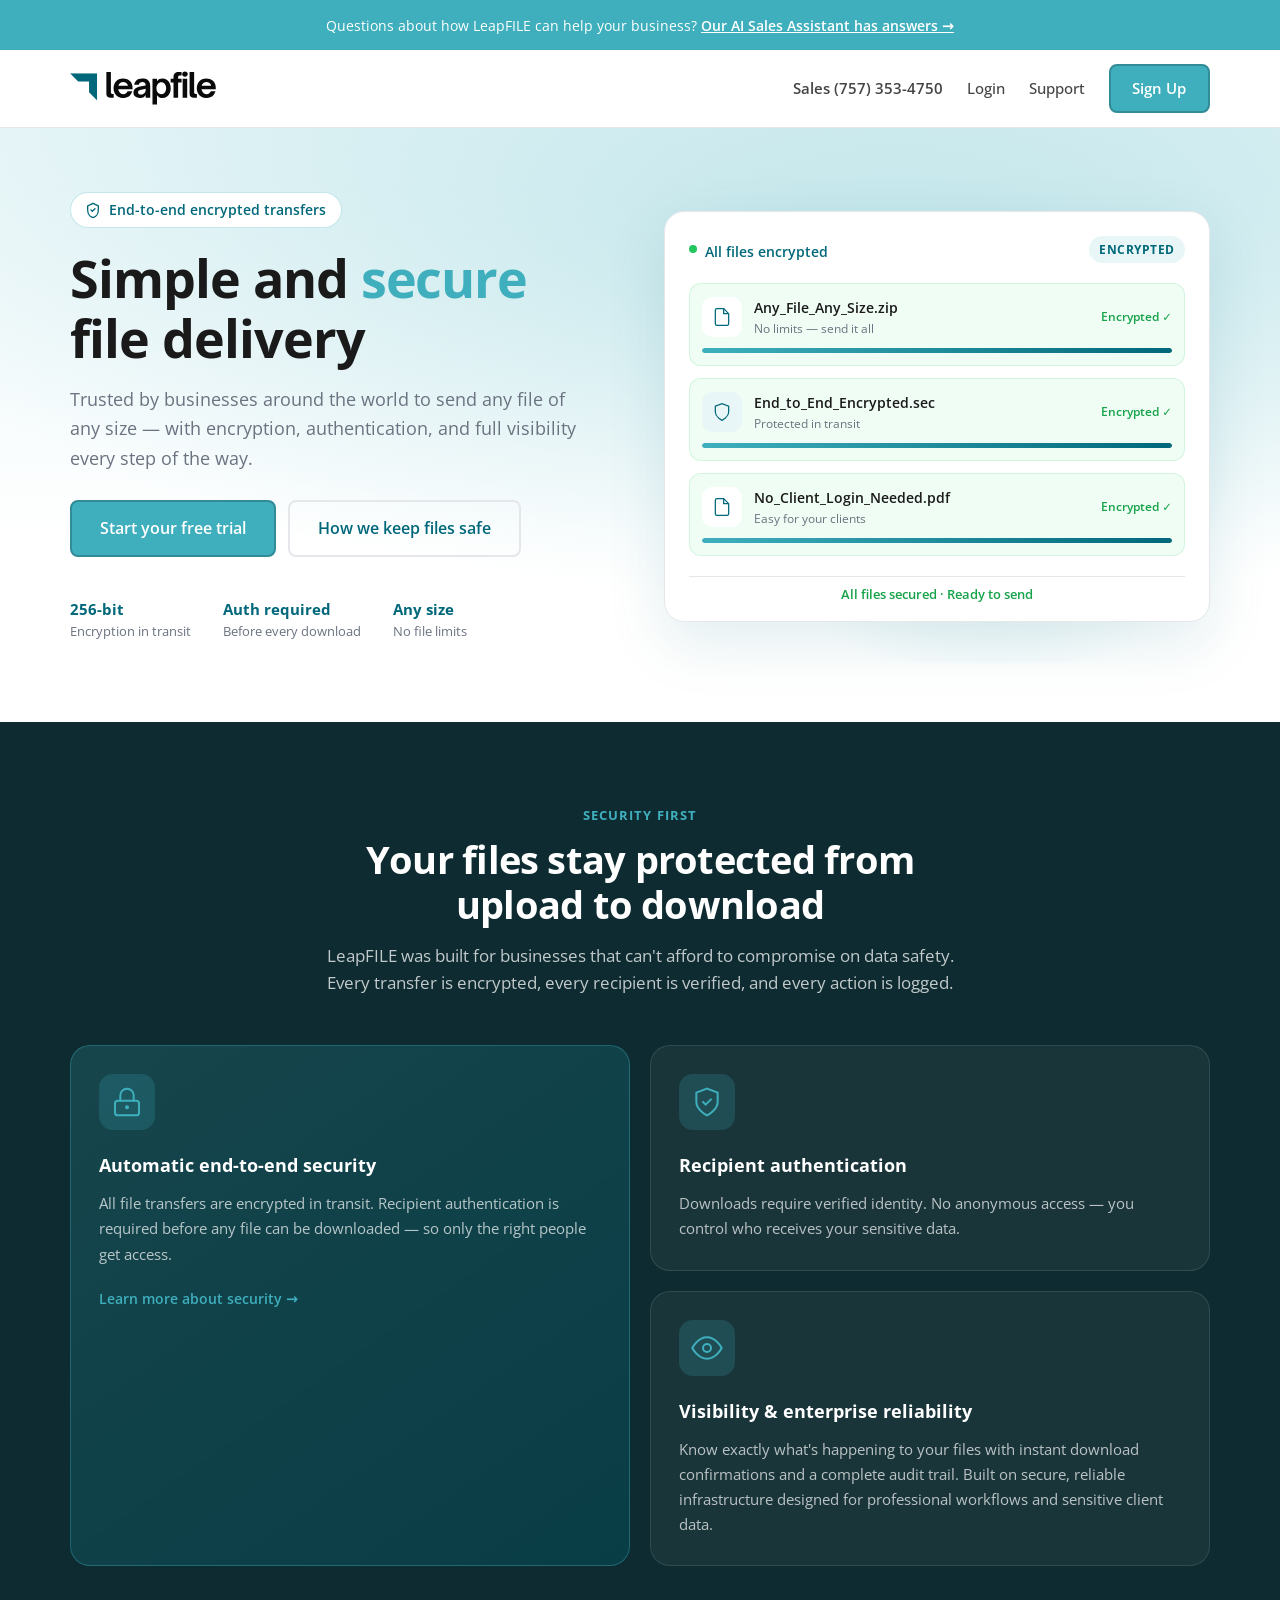
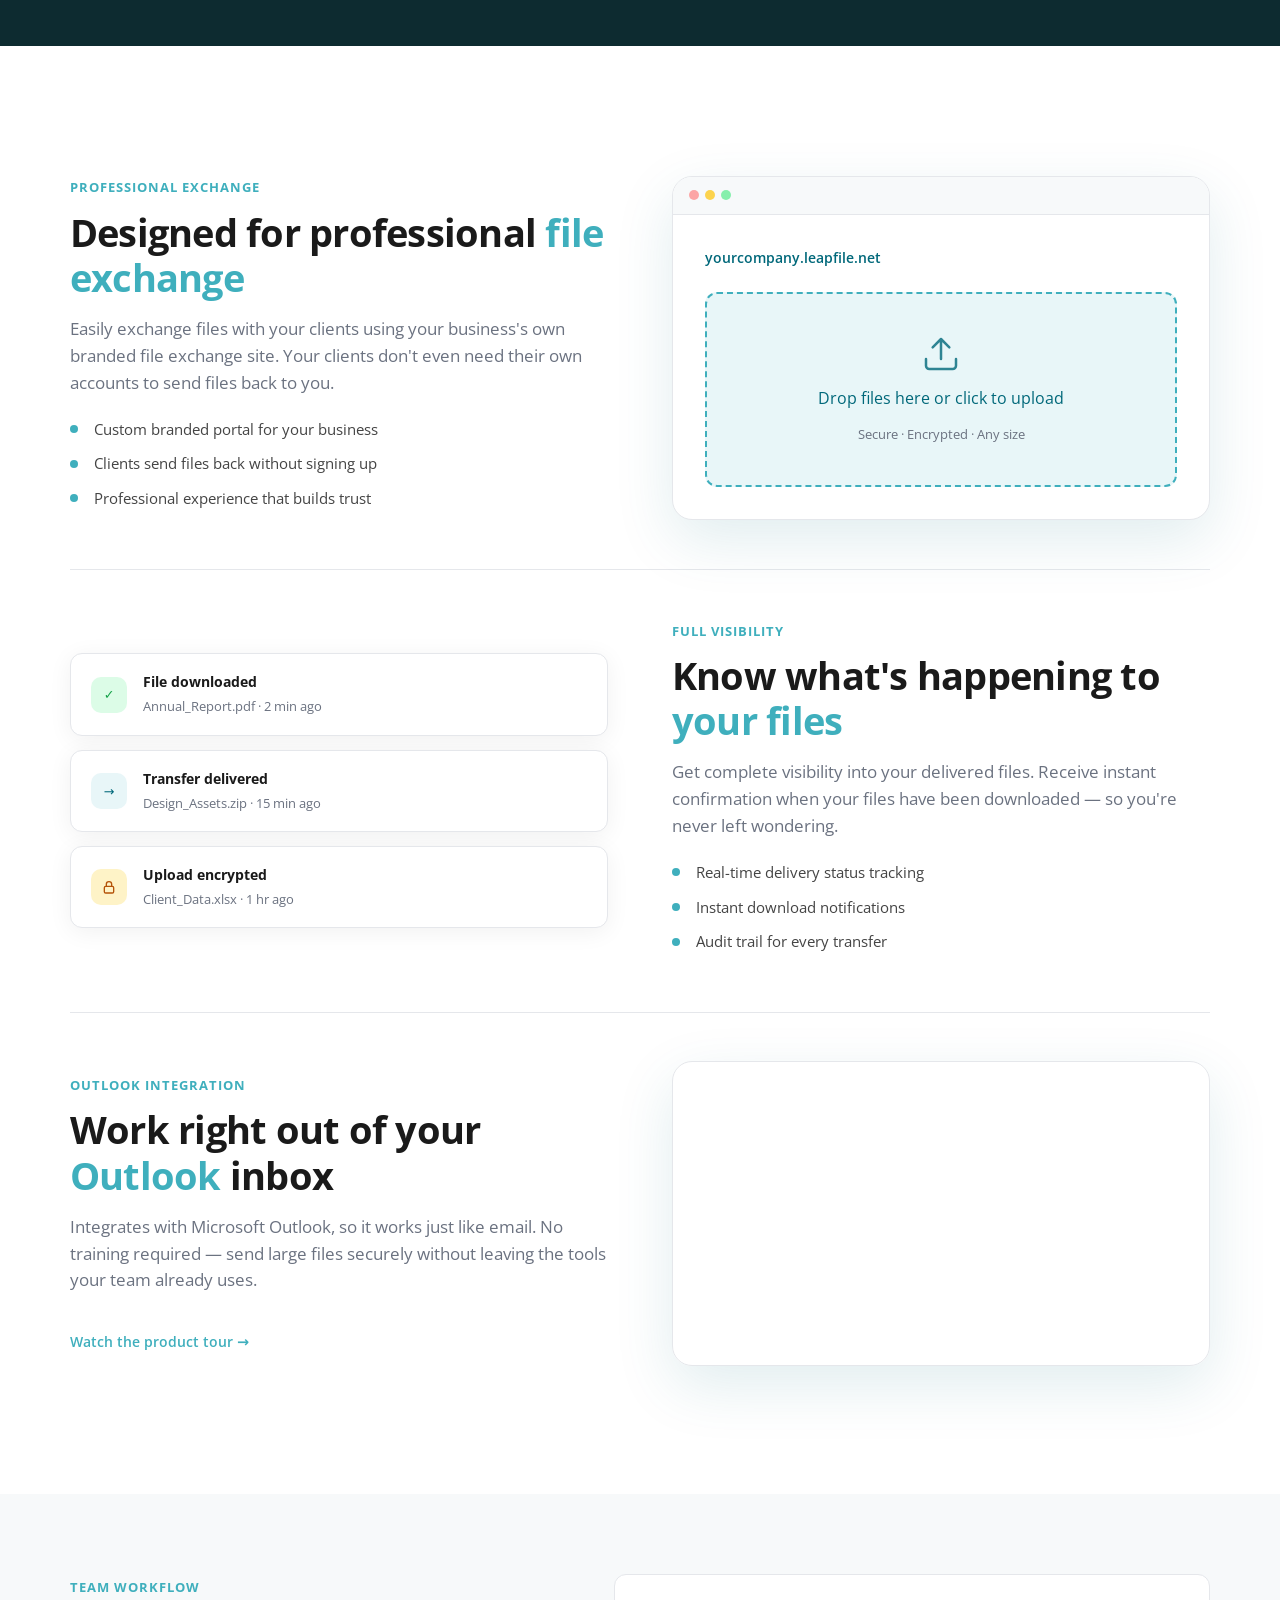
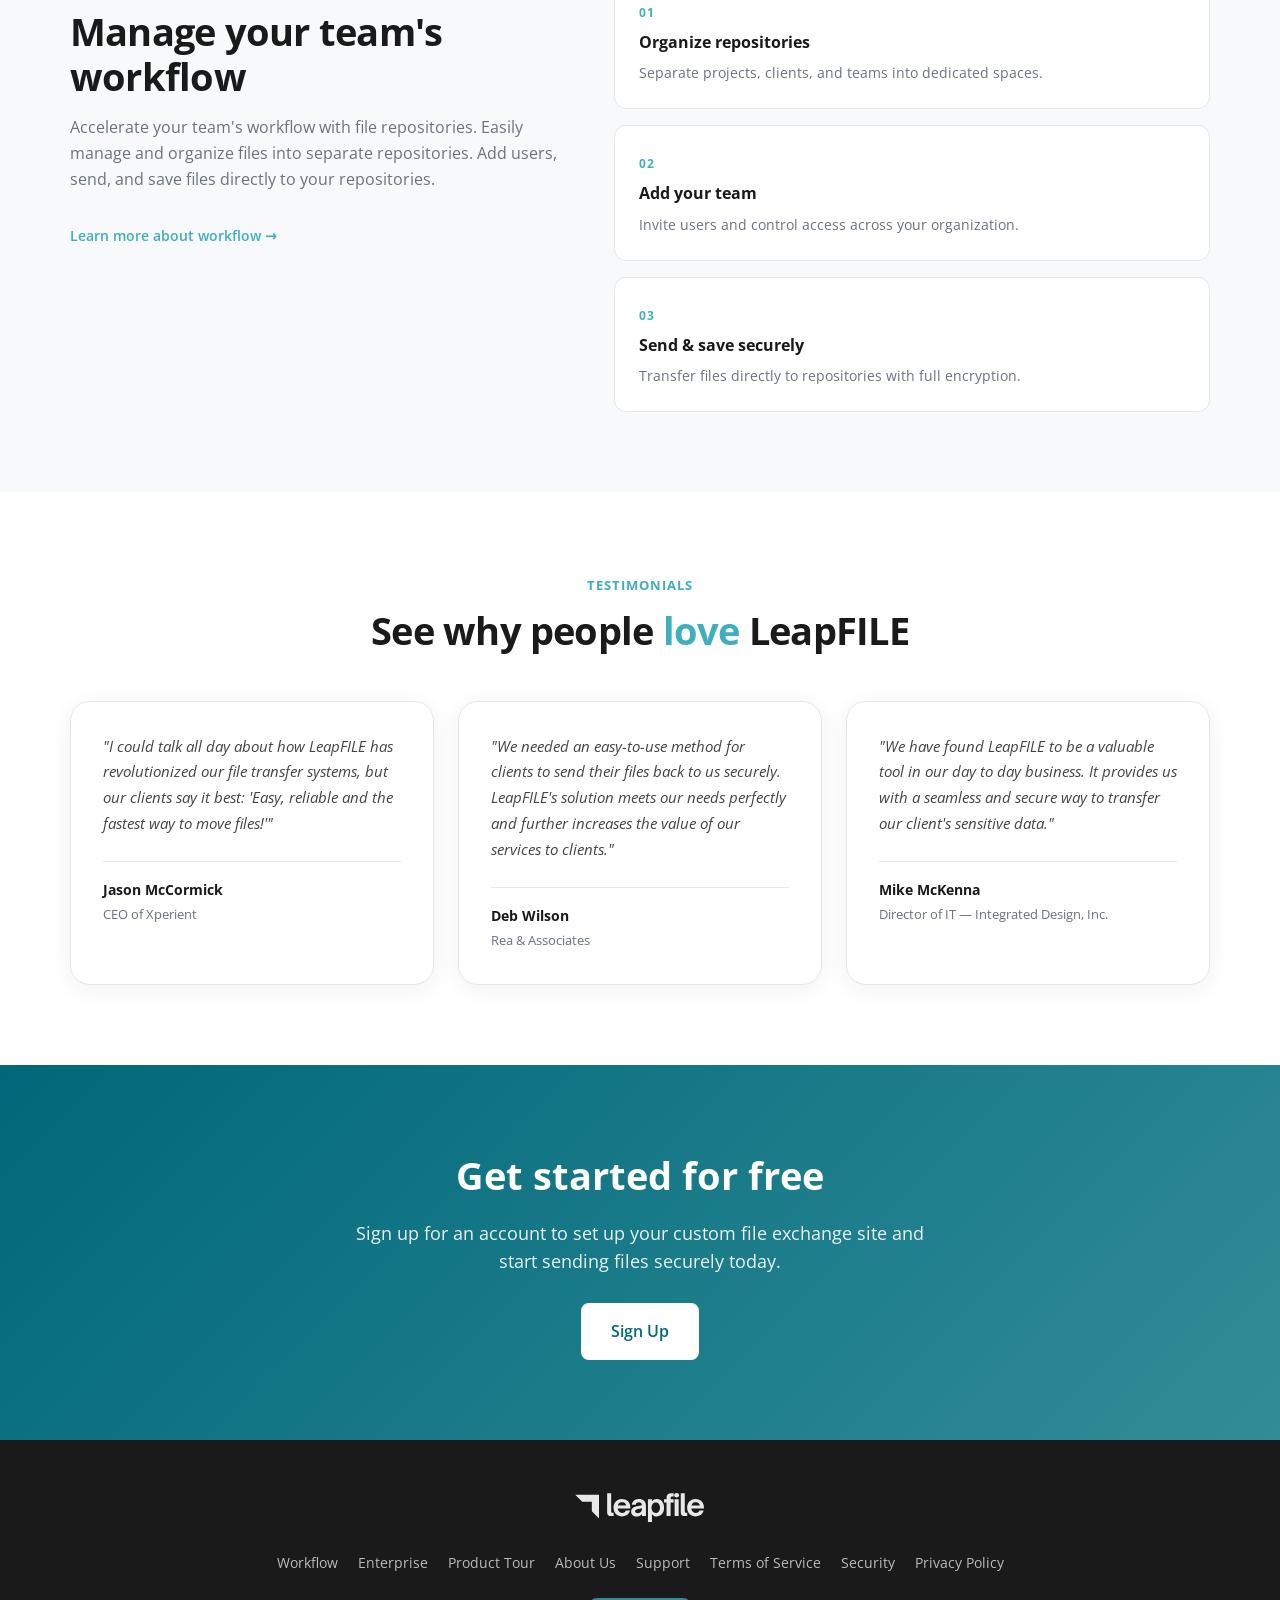
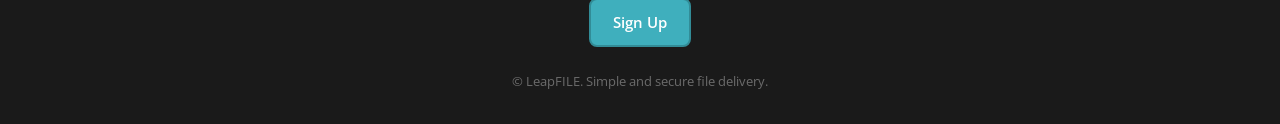
<file: index.html>
<!DOCTYPE html>
<html lang="en">
<head>
  <meta charset="UTF-8" />
  <meta name="viewport" content="width=device-width, initial-scale=1.0" />
  <title>LeapFILE — Simple and Secure File Delivery</title>
  <meta name="description" content="Trusted by businesses worldwide to send any file of any size. Encrypted transfers, recipient authentication, and complete delivery visibility." />
  <link rel="preconnect" href="https://fonts.googleapis.com" />
  <link rel="preconnect" href="https://fonts.gstatic.com" crossorigin />
  <link href="https://fonts.googleapis.com/css2?family=Open+Sans:wght@300;400;500;600;700&display=swap" rel="stylesheet" />
  <link rel="stylesheet" href="css/styles.css" />
</head>
<body>
  <a class="skip-link" href="#main">Skip to content</a>

  <div class="promo-banner">
    <a href="https://ai-sales.leapfile.com">
      Questions about how LeapFILE can help your business?
      <span>Our AI Sales Assistant has answers →</span>
    </a>
  </div>

  <header class="site-header">
    <div class="container header-inner">
      <a href="index.html" class="logo" aria-label="LeapFILE home">
        <img src="assets/logo.svg" alt="LeapFILE" width="160" height="48" />
      </a>

      <button class="nav-toggle" aria-expanded="false" aria-controls="site-nav" aria-label="Toggle menu">
        <span></span>
        <span></span>
        <span></span>
      </button>

      <nav id="site-nav" class="site-nav">
        <a href="tel:7573534750" class="nav-phone">Sales (757) 353-4750</a>
        <a href="https://fileexchange.leapfile.net/app/login">Login</a>
        <a href="support.html">Support</a>
        <a href="https://fileexchange.leapfile.net/app/signup" class="btn btn-primary">Sign Up</a>
      </nav>
    </div>
  </header>

  <main id="main">
    <section class="hero">
      <div class="container hero-grid">
        <div class="hero-content">
          <div class="hero-badge">
            <svg width="16" height="16" viewBox="0 0 24 24" fill="none" aria-hidden="true">
              <path d="M12 2L4 6v6c0 5.25 3.4 10.15 8 11.35 4.6-1.2 8-6.1 8-11.35V6l-8-4z" stroke="currentColor" stroke-width="2" fill="none"/>
              <path d="M9 12l2 2 4-4" stroke="currentColor" stroke-width="2" stroke-linecap="round" stroke-linejoin="round"/>
            </svg>
            End-to-end encrypted transfers
          </div>
          <h1>Simple and <span class="text-accent">secure</span> file delivery</h1>
          <p class="hero-lead">Trusted by businesses around the world to send any file of any size — with encryption, authentication, and full visibility every step of the way.</p>
          <div class="hero-actions">
            <a href="https://fileexchange.leapfile.net/app/signup" class="btn btn-primary btn-lg">Start your free trial</a>
            <a href="#security" class="btn btn-ghost btn-lg">How we keep files safe</a>
          </div>
          <ul class="hero-trust" aria-label="Security highlights">
            <li>
              <strong>256-bit</strong>
              <span>Encryption in transit</span>
            </li>
            <li>
              <strong>Auth required</strong>
              <span>Before every download</span>
            </li>
            <li>
              <strong>Any size</strong>
              <span>No file limits</span>
            </li>
          </ul>
        </div>

        <div class="hero-visual" aria-hidden="true">
          <div class="upload-panel">
            <div class="upload-panel-header">
              <div class="transfer-status">
                <span class="status-dot"></span>
                <span class="upload-status-text">
                  <span class="status-msg status-msg--active">Securing transfer</span>
                  <span class="status-msg status-msg--done">All files encrypted</span>
                </span>
              </div>
              <span class="transfer-badge">Encrypted</span>
            </div>

            <ul class="upload-list">
              <li class="upload-file">
                <div class="upload-file-row">
                  <div class="file-icon">
                    <svg width="20" height="20" viewBox="0 0 24 24" fill="none">
                      <path d="M14 2H6a2 2 0 00-2 2v16a2 2 0 002 2h12a2 2 0 002-2V8l-6-6z" stroke="currentColor" stroke-width="1.5"/>
                      <path d="M14 2v6h6" stroke="currentColor" stroke-width="1.5"/>
                    </svg>
                  </div>
                  <div class="file-details">
                    <span class="file-name">Any_File_Any_Size.zip</span>
                    <span class="file-meta">No limits — send it all</span>
                  </div>
                  <span class="upload-state">
                    <span class="state-label state-waiting">Queued</span>
                    <span class="state-label state-uploading">Uploading…</span>
                    <span class="state-label state-done">Encrypted ✓</span>
                  </span>
                </div>
                <div class="upload-file-bar"><span class="bar-fill"></span></div>
              </li>

              <li class="upload-file">
                <div class="upload-file-row">
                  <div class="file-icon file-icon--secure">
                    <svg width="20" height="20" viewBox="0 0 24 24" fill="none">
                      <path d="M12 22s8-4 8-10V5l-8-3-8 3v7c0 6 8 10 8 10z" stroke="currentColor" stroke-width="1.5"/>
                    </svg>
                  </div>
                  <div class="file-details">
                    <span class="file-name">End_to_End_Encrypted.sec</span>
                    <span class="file-meta">Protected in transit</span>
                  </div>
                  <span class="upload-state">
                    <span class="state-label state-waiting">Queued</span>
                    <span class="state-label state-uploading">Uploading…</span>
                    <span class="state-label state-done">Encrypted ✓</span>
                  </span>
                </div>
                <div class="upload-file-bar"><span class="bar-fill"></span></div>
              </li>

              <li class="upload-file">
                <div class="upload-file-row">
                  <div class="file-icon">
                    <svg width="20" height="20" viewBox="0 0 24 24" fill="none">
                      <path d="M14 2H6a2 2 0 00-2 2v16a2 2 0 002 2h12a2 2 0 002-2V8l-6-6z" stroke="currentColor" stroke-width="1.5"/>
                      <path d="M14 2v6h6" stroke="currentColor" stroke-width="1.5"/>
                    </svg>
                  </div>
                  <div class="file-details">
                    <span class="file-name">No_Client_Login_Needed.pdf</span>
                    <span class="file-meta">Easy for your clients</span>
                  </div>
                  <span class="upload-state">
                    <span class="state-label state-waiting">Queued</span>
                    <span class="state-label state-uploading">Uploading…</span>
                    <span class="state-label state-done">Encrypted ✓</span>
                  </span>
                </div>
                <div class="upload-file-bar"><span class="bar-fill"></span></div>
              </li>
            </ul>

            <div class="upload-panel-footer">
              <span class="footer-phase footer-phase-active">
                <span class="footer-spinner"></span>
                Encrypting in transit…
              </span>
              <span class="footer-phase footer-phase-complete">All files secured · Ready to send</span>
            </div>
          </div>
          <div class="hero-glow"></div>
        </div>
      </div>
    </section>

    <section id="security" class="security-section">
      <div class="container">
        <div class="section-header centered">
          <span class="section-label">Security first</span>
          <h2>Your files stay protected from upload to download</h2>
          <p>LeapFILE was built for businesses that can't afford to compromise on data safety. Every transfer is encrypted, every recipient is verified, and every action is logged.</p>
        </div>

        <div class="security-grid">
          <article class="security-card featured">
            <div class="security-icon">
              <svg width="32" height="32" viewBox="0 0 24 24" fill="none" aria-hidden="true">
                <rect x="3" y="11" width="18" height="11" rx="2" stroke="currentColor" stroke-width="1.5"/>
                <path d="M7 11V7a5 5 0 0110 0v4" stroke="currentColor" stroke-width="1.5" stroke-linecap="round"/>
                <circle cx="12" cy="16" r="1.5" fill="currentColor"/>
              </svg>
            </div>
            <h3>Automatic end-to-end security</h3>
            <p>All file transfers are encrypted in transit. Recipient authentication is required before any file can be downloaded — so only the right people get access.</p>
            <a href="security.html" class="card-link">Learn more about security →</a>
          </article>

          <article class="security-card">
            <div class="security-icon">
              <svg width="32" height="32" viewBox="0 0 24 24" fill="none" aria-hidden="true">
                <path d="M12 22s8-4 8-10V5l-8-3-8 3v7c0 6 8 10 8 10z" stroke="currentColor" stroke-width="1.5"/>
                <path d="M9 12l2 2 4-4" stroke="currentColor" stroke-width="1.5" stroke-linecap="round" stroke-linejoin="round"/>
              </svg>
            </div>
            <h3>Recipient authentication</h3>
            <p>Downloads require verified identity. No anonymous access — you control who receives your sensitive data.</p>
          </article>

          <article class="security-card">
            <div class="security-icon">
              <svg width="32" height="32" viewBox="0 0 24 24" fill="none" aria-hidden="true">
                <path d="M1 12s4-8 11-8 11 8 11 8-4 8-11 8-11-8-11-8z" stroke="currentColor" stroke-width="1.5"/>
                <circle cx="12" cy="12" r="3" stroke="currentColor" stroke-width="1.5"/>
              </svg>
            </div>
            <h3>Visibility &amp; enterprise reliability</h3>
            <p>Know exactly what's happening to your files with instant download confirmations and a complete audit trail. Built on secure, reliable infrastructure designed for professional workflows and sensitive client data.</p>
          </article>
        </div>
      </div>
    </section>

    <section class="features-section">
      <div class="container">
        <article class="feature-row">
          <div class="feature-copy">
            <span class="section-label">Professional exchange</span>
            <h2>Designed for professional <span class="text-accent">file exchange</span></h2>
            <p>Easily exchange files with your clients using your business's own branded file exchange site. Your clients don't even need their own accounts to send files back to you.</p>
            <ul class="feature-list">
              <li>Custom branded portal for your business</li>
              <li>Clients send files back without signing up</li>
              <li>Professional experience that builds trust</li>
            </ul>
          </div>
          <div class="feature-visual">
            <div class="browser-mockup">
              <div class="browser-bar">
                <span></span><span></span><span></span>
              </div>
              <div class="browser-content">
                <div class="mock-brand">yourcompany.leapfile.net</div>
                <div class="mock-upload">
                  <svg width="40" height="40" viewBox="0 0 24 24" fill="none" aria-hidden="true">
                    <path d="M21 15v4a2 2 0 01-2 2H5a2 2 0 01-2-2v-4M17 8l-5-5-5 5M12 3v12" stroke="currentColor" stroke-width="1.5" stroke-linecap="round" stroke-linejoin="round"/>
                  </svg>
                  <span>Drop files here or click to upload</span>
                  <small>Secure · Encrypted · Any size</small>
                </div>
              </div>
            </div>
          </div>
        </article>

        <article class="feature-row reverse">
          <div class="feature-copy">
            <span class="section-label">Full visibility</span>
            <h2>Know what's happening to <span class="text-accent">your files</span></h2>
            <p>Get complete visibility into your delivered files. Receive instant confirmation when your files have been downloaded — so you're never left wondering.</p>
            <ul class="feature-list">
              <li>Real-time delivery status tracking</li>
              <li>Instant download notifications</li>
              <li>Audit trail for every transfer</li>
            </ul>
          </div>
          <div class="feature-visual">
            <div class="notification-stack">
              <div class="notification-card">
                <span class="notif-icon success">✓</span>
                <div>
                  <strong>File downloaded</strong>
                  <span>Annual_Report.pdf · 2 min ago</span>
                </div>
              </div>
              <div class="notification-card">
                <span class="notif-icon info">→</span>
                <div>
                  <strong>Transfer delivered</strong>
                  <span>Design_Assets.zip · 15 min ago</span>
                </div>
              </div>
              <div class="notification-card">
                <span class="notif-icon secure" aria-hidden="true">
                  <svg width="16" height="16" viewBox="0 0 24 24" fill="none">
                    <rect x="5" y="11" width="14" height="10" rx="2" stroke="currentColor" stroke-width="2"/>
                    <path d="M8 11V8a4 4 0 018 0v3" stroke="currentColor" stroke-width="2"/>
                  </svg>
                </span>
                <div>
                  <strong>Upload encrypted</strong>
                  <span>Client_Data.xlsx · 1 hr ago</span>
                </div>
              </div>
            </div>
          </div>
        </article>

        <article class="feature-row">
          <div class="feature-copy">
            <span class="section-label">Outlook integration</span>
            <h2>Work right out of your <span class="text-accent">Outlook</span> inbox</h2>
            <p>Integrates with Microsoft Outlook, so it works just like email. No training required — send large files securely without leaving the tools your team already uses.</p>
            <a href="product-tour.html" class="card-link">Watch the product tour →</a>
          </div>
          <div class="feature-visual">
            <div class="video-wrapper">
              <iframe
                src="https://player.vimeo.com/video/99366077?muted=1"
                title="LeapFILE Outlook integration demo"
                allow="autoplay; fullscreen; picture-in-picture"
                allowfullscreen
                loading="lazy"
              ></iframe>
            </div>
          </div>
        </article>
      </div>
    </section>

    <section class="workflow-section">
      <div class="container workflow-inner">
        <div class="workflow-copy">
          <span class="section-label">Team workflow</span>
          <h2>Manage your team's workflow</h2>
          <p>Accelerate your team's workflow with file repositories. Easily manage and organize files into separate repositories. Add users, send, and save files directly to your repositories.</p>
          <a href="business.html" class="card-link">Learn more about workflow →</a>
        </div>
        <div class="workflow-cards">
          <div class="workflow-card">
            <span class="workflow-num">01</span>
            <h4>Organize repositories</h4>
            <p>Separate projects, clients, and teams into dedicated spaces.</p>
          </div>
          <div class="workflow-card">
            <span class="workflow-num">02</span>
            <h4>Add your team</h4>
            <p>Invite users and control access across your organization.</p>
          </div>
          <div class="workflow-card">
            <span class="workflow-num">03</span>
            <h4>Send & save securely</h4>
            <p>Transfer files directly to repositories with full encryption.</p>
          </div>
        </div>
      </div>
    </section>

    <section class="testimonials-section">
      <div class="container">
        <div class="section-header centered">
          <span class="section-label">Testimonials</span>
          <h2>See why people <span class="text-accent">love</span> LeapFILE</h2>
        </div>

        <div class="testimonials-grid">
          <blockquote class="testimonial-card">
            <p>"I could talk all day about how LeapFILE has revolutionized our file transfer systems, but our clients say it best: 'Easy, reliable and the fastest way to move files!'"</p>
            <footer>
              <cite>Jason McCormick</cite>
              <span>CEO of Xperient</span>
            </footer>
          </blockquote>

          <blockquote class="testimonial-card">
            <p>"We needed an easy-to-use method for clients to send their files back to us securely. LeapFILE's solution meets our needs perfectly and further increases the value of our services to clients."</p>
            <footer>
              <cite>Deb Wilson</cite>
              <span>Rea &amp; Associates</span>
            </footer>
          </blockquote>

          <blockquote class="testimonial-card">
            <p>"We have found LeapFILE to be a valuable tool in our day to day business. It provides us with a seamless and secure way to transfer our client's sensitive data."</p>
            <footer>
              <cite>Mike McKenna</cite>
              <span>Director of IT — Integrated Design, Inc.</span>
            </footer>
          </blockquote>
        </div>
      </div>
    </section>

    <section class="cta-section">
      <div class="container cta-inner">
        <h2>Get started for free</h2>
        <p>Sign up for an account to set up your custom file exchange site and start sending files securely today.</p>
        <a href="https://fileexchange.leapfile.net/app/signup" class="btn btn-primary btn-lg">Sign Up</a>
      </div>
    </section>
  </main>

  <footer class="site-footer">
    <div class="container footer-inner">
      <img src="assets/logo.svg" alt="LeapFILE" width="130" height="39" class="footer-logo" />
      <nav class="footer-nav" aria-label="Footer">
        <a href="business.html">Workflow</a>
        <a href="enterprise.html">Enterprise</a>
        <a href="product-tour.html">Product Tour</a>
        <a href="about.html">About Us</a>
        <a href="support.html">Support</a>
        <a href="termsofservice.html">Terms of Service</a>
        <a href="security.html">Security</a>
        <a href="privacy-policy.html">Privacy Policy</a>
      </nav>
      <a href="https://fileexchange.leapfile.net/app/signup" class="btn btn-primary">Sign Up</a>
      <p class="footer-copy">&copy; LeapFILE. Simple and secure file delivery.</p>
    </div>
  </footer>

  <script src="js/main.js"></script>
</body>
</html>
</file>
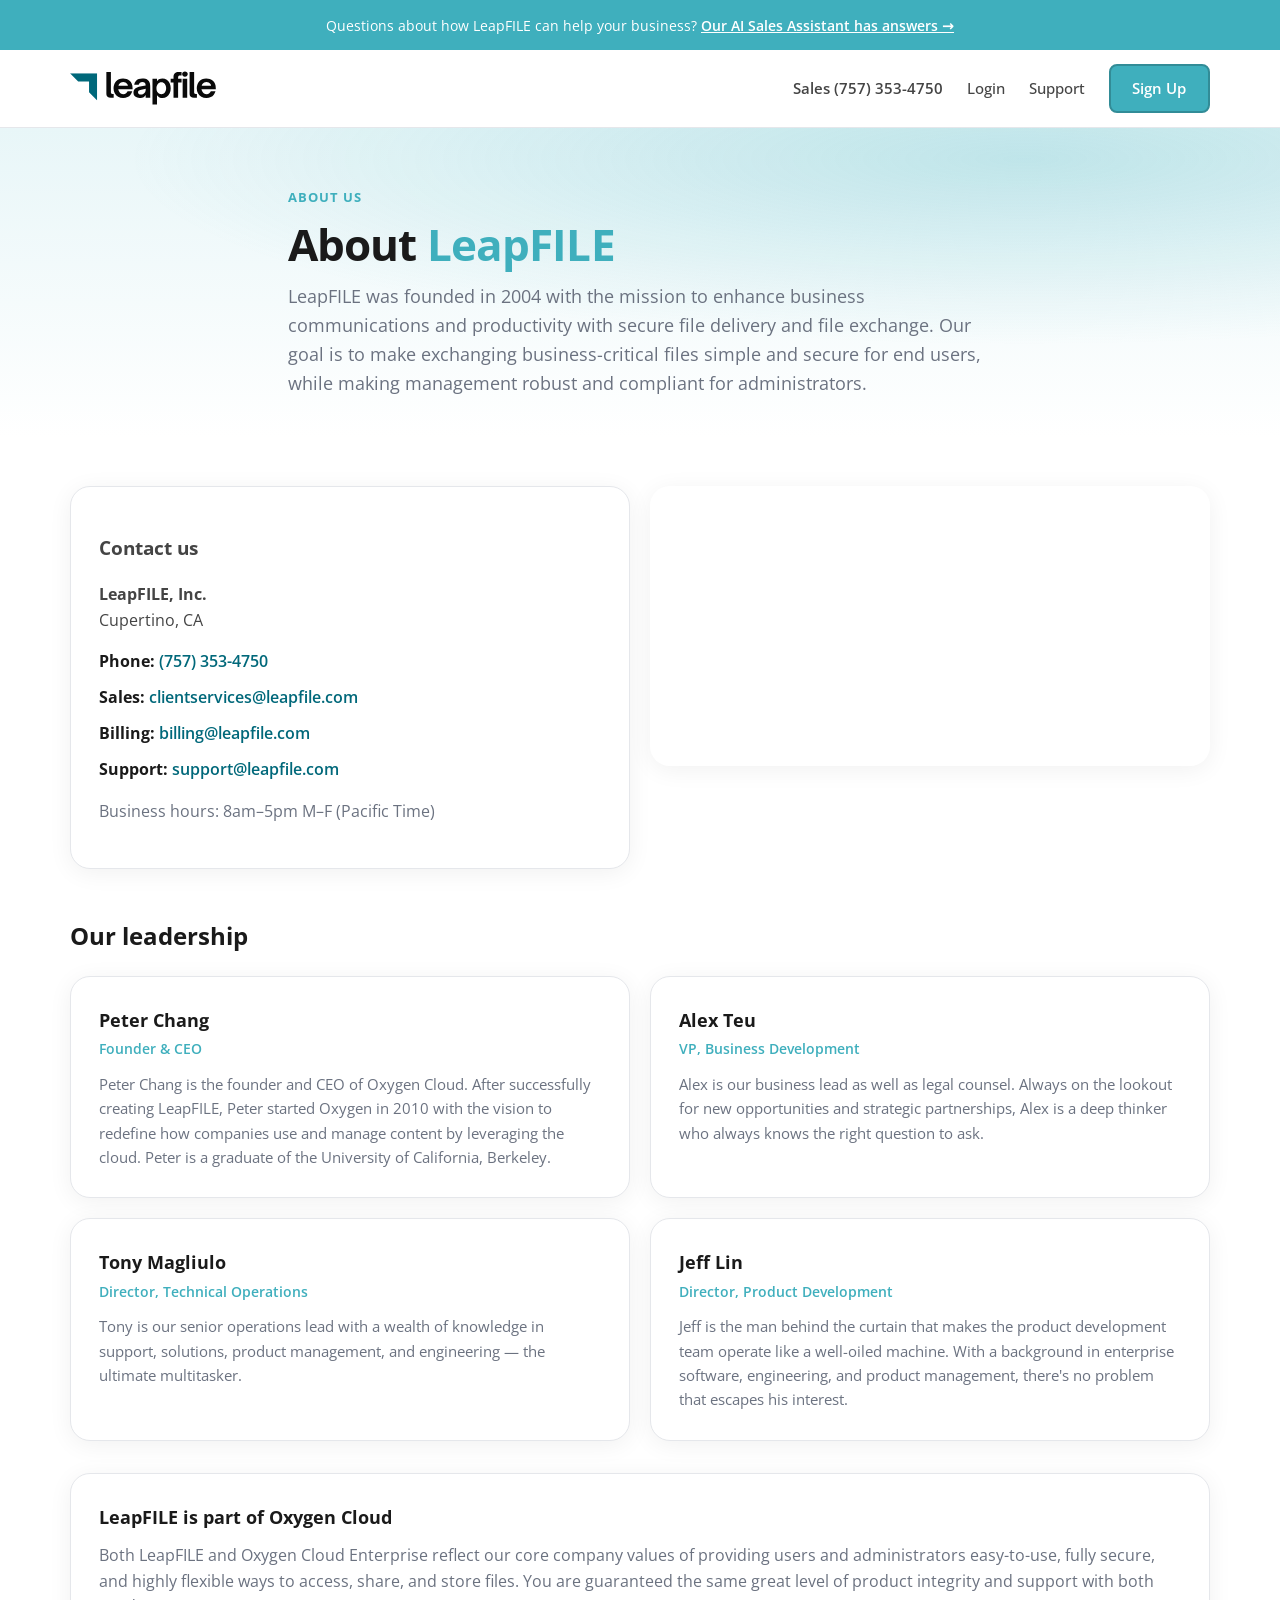
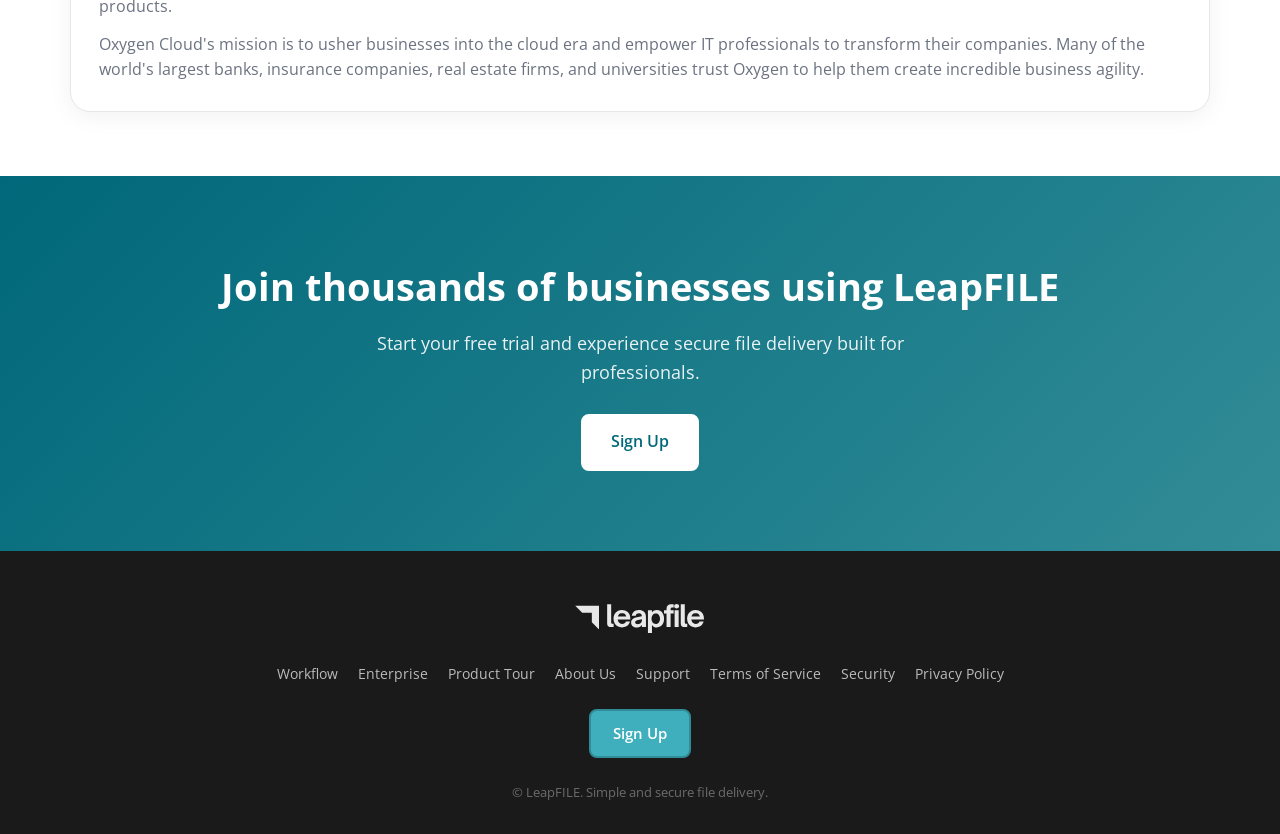
<file: about.html>
<!DOCTYPE html>
<html lang="en">
<head>
  <meta charset="UTF-8" />
  <meta name="viewport" content="width=device-width, initial-scale=1.0" />
  <title>About Us | LeapFILE</title>
  <meta name="description" content="About LeapFILE — founded in 2004 to make secure file delivery simple for users and compliant for administrators." />
  <link rel="preconnect" href="https://fonts.googleapis.com" />
  <link rel="preconnect" href="https://fonts.gstatic.com" crossorigin />
  <link href="https://fonts.googleapis.com/css2?family=Open+Sans:wght@300;400;500;600;700&display=swap" rel="stylesheet" />
  <link rel="stylesheet" href="css/styles.css" />
</head>
<body>
  <a class="skip-link" href="#main">Skip to content</a>
  <div class="promo-banner">
    <a href="https://ai-sales.leapfile.com">Questions about how LeapFILE can help your business? <span>Our AI Sales Assistant has answers →</span></a>
  </div>
  <header class="site-header">
    <div class="container header-inner">
      <a href="index.html" class="logo" aria-label="LeapFILE home"><img src="assets/logo.svg" alt="LeapFILE" width="160" height="48" /></a>
      <button class="nav-toggle" aria-expanded="false" aria-controls="site-nav" aria-label="Toggle menu"><span></span><span></span><span></span></button>
      <nav id="site-nav" class="site-nav">
        <a href="tel:7573534750" class="nav-phone">Sales (757) 353-4750</a>
        <a href="https://fileexchange.leapfile.net/app/login">Login</a>
        <a href="support.html">Support</a>
        <a href="https://fileexchange.leapfile.net/app/signup" class="btn btn-primary">Sign Up</a>
      </nav>
    </div>
  </header>
  <main id="main">
    <section class="page-hero">
      <div class="container page-hero-inner">
        <span class="section-label">About us</span>
        <h1>About <span class="text-accent">LeapFILE</span></h1>
        <p class="page-lead">LeapFILE was founded in 2004 with the mission to enhance business communications and productivity with secure file delivery and file exchange. Our goal is to make exchanging business-critical files simple and secure for end users, while making management robust and compliant for administrators.</p>
      </div>
    </section>
    <section class="page-content">
      <div class="container">
        <div class="content-grid two-col">
          <article class="contact-card">
            <h3>Contact us</h3>
            <p><strong>LeapFILE, Inc.</strong><br />Cupertino, CA</p>
            <ul class="contact-list" style="margin-top: 1rem;">
              <li><strong>Phone:</strong> <a href="tel:7573534750">(757) 353-4750</a></li>
              <li><strong>Sales:</strong> <a href="mailto:clientservices@leapfile.com">clientservices@leapfile.com</a></li>
              <li><strong>Billing:</strong> <a href="mailto:billing@leapfile.com">billing@leapfile.com</a></li>
              <li><strong>Support:</strong> <a href="mailto:support@leapfile.com">support@leapfile.com</a></li>
            </ul>
            <p style="margin-top: 1rem; color: var(--text-muted);">Business hours: 8am–5pm M–F (Pacific Time)</p>
          </article>
          <iframe class="map-embed" title="LeapFILE office location" src="https://www.google.com/maps/embed?pb=!1m18!1m12!1m3!1d50774.47218624834!2d-122.07866387930143!3d37.30924479066018!2m3!1f0!2f0!3f0!3m2!1i1024!2i768!4f13.1!3m3!1m2!1s0x808fb4571bd377ab%3A0x394d3fe1a3e178b4!2sCupertino%2C%20CA!5e0!3m2!1sen!2sus!4v1644008771121!5m2!1sen!2sus" loading="lazy" referrerpolicy="no-referrer-when-downgrade" allowfullscreen></iframe>
        </div>

        <h2 style="margin: 3rem 0 1.25rem; color: var(--text-dark);">Our leadership</h2>
        <div class="team-grid">
          <article class="team-card content-card">
            <h3>Peter Chang</h3>
            <span class="team-role">Founder &amp; CEO</span>
            <p>Peter Chang is the founder and CEO of Oxygen Cloud. After successfully creating LeapFILE, Peter started Oxygen in 2010 with the vision to redefine how companies use and manage content by leveraging the cloud. Peter is a graduate of the University of California, Berkeley.</p>
          </article>
          <article class="team-card content-card">
            <h3>Alex Teu</h3>
            <span class="team-role">VP, Business Development</span>
            <p>Alex is our business lead as well as legal counsel. Always on the lookout for new opportunities and strategic partnerships, Alex is a deep thinker who always knows the right question to ask.</p>
          </article>
          <article class="team-card content-card">
            <h3>Tony Magliulo</h3>
            <span class="team-role">Director, Technical Operations</span>
            <p>Tony is our senior operations lead with a wealth of knowledge in support, solutions, product management, and engineering — the ultimate multitasker.</p>
          </article>
          <article class="team-card content-card">
            <h3>Jeff Lin</h3>
            <span class="team-role">Director, Product Development</span>
            <p>Jeff is the man behind the curtain that makes the product development team operate like a well-oiled machine. With a background in enterprise software, engineering, and product management, there's no problem that escapes his interest.</p>
          </article>
        </div>

        <article class="content-card" style="margin-top: 2rem;">
          <h3>LeapFILE is part of Oxygen Cloud</h3>
          <p>Both LeapFILE and Oxygen Cloud Enterprise reflect our core company values of providing users and administrators easy-to-use, fully secure, and highly flexible ways to access, share, and store files. You are guaranteed the same great level of product integrity and support with both products.</p>
          <p>Oxygen Cloud's mission is to usher businesses into the cloud era and empower IT professionals to transform their companies. Many of the world's largest banks, insurance companies, real estate firms, and universities trust Oxygen to help them create incredible business agility.</p>
        </article>
      </div>
    </section>
    <section class="cta-section">
      <div class="container cta-inner">
        <h2>Join thousands of businesses using LeapFILE</h2>
        <p>Start your free trial and experience secure file delivery built for professionals.</p>
        <a href="https://fileexchange.leapfile.net/app/signup" class="btn btn-primary btn-lg">Sign Up</a>
      </div>
    </section>
  </main>
  <footer class="site-footer">
    <div class="container footer-inner">
      <img src="assets/logo.svg" alt="LeapFILE" width="130" height="39" class="footer-logo" />
      <nav class="footer-nav" aria-label="Footer">
        <a href="business.html">Workflow</a><a href="enterprise.html">Enterprise</a><a href="product-tour.html">Product Tour</a><a href="about.html">About Us</a><a href="support.html">Support</a><a href="termsofservice.html">Terms of Service</a><a href="security.html">Security</a><a href="privacy-policy.html">Privacy Policy</a>
      </nav>
      <a href="https://fileexchange.leapfile.net/app/signup" class="btn btn-primary">Sign Up</a>
      <p class="footer-copy">&copy; LeapFILE. Simple and secure file delivery.</p>
    </div>
  </footer>
  <script src="js/main.js"></script>
</body>
</html>
</file>
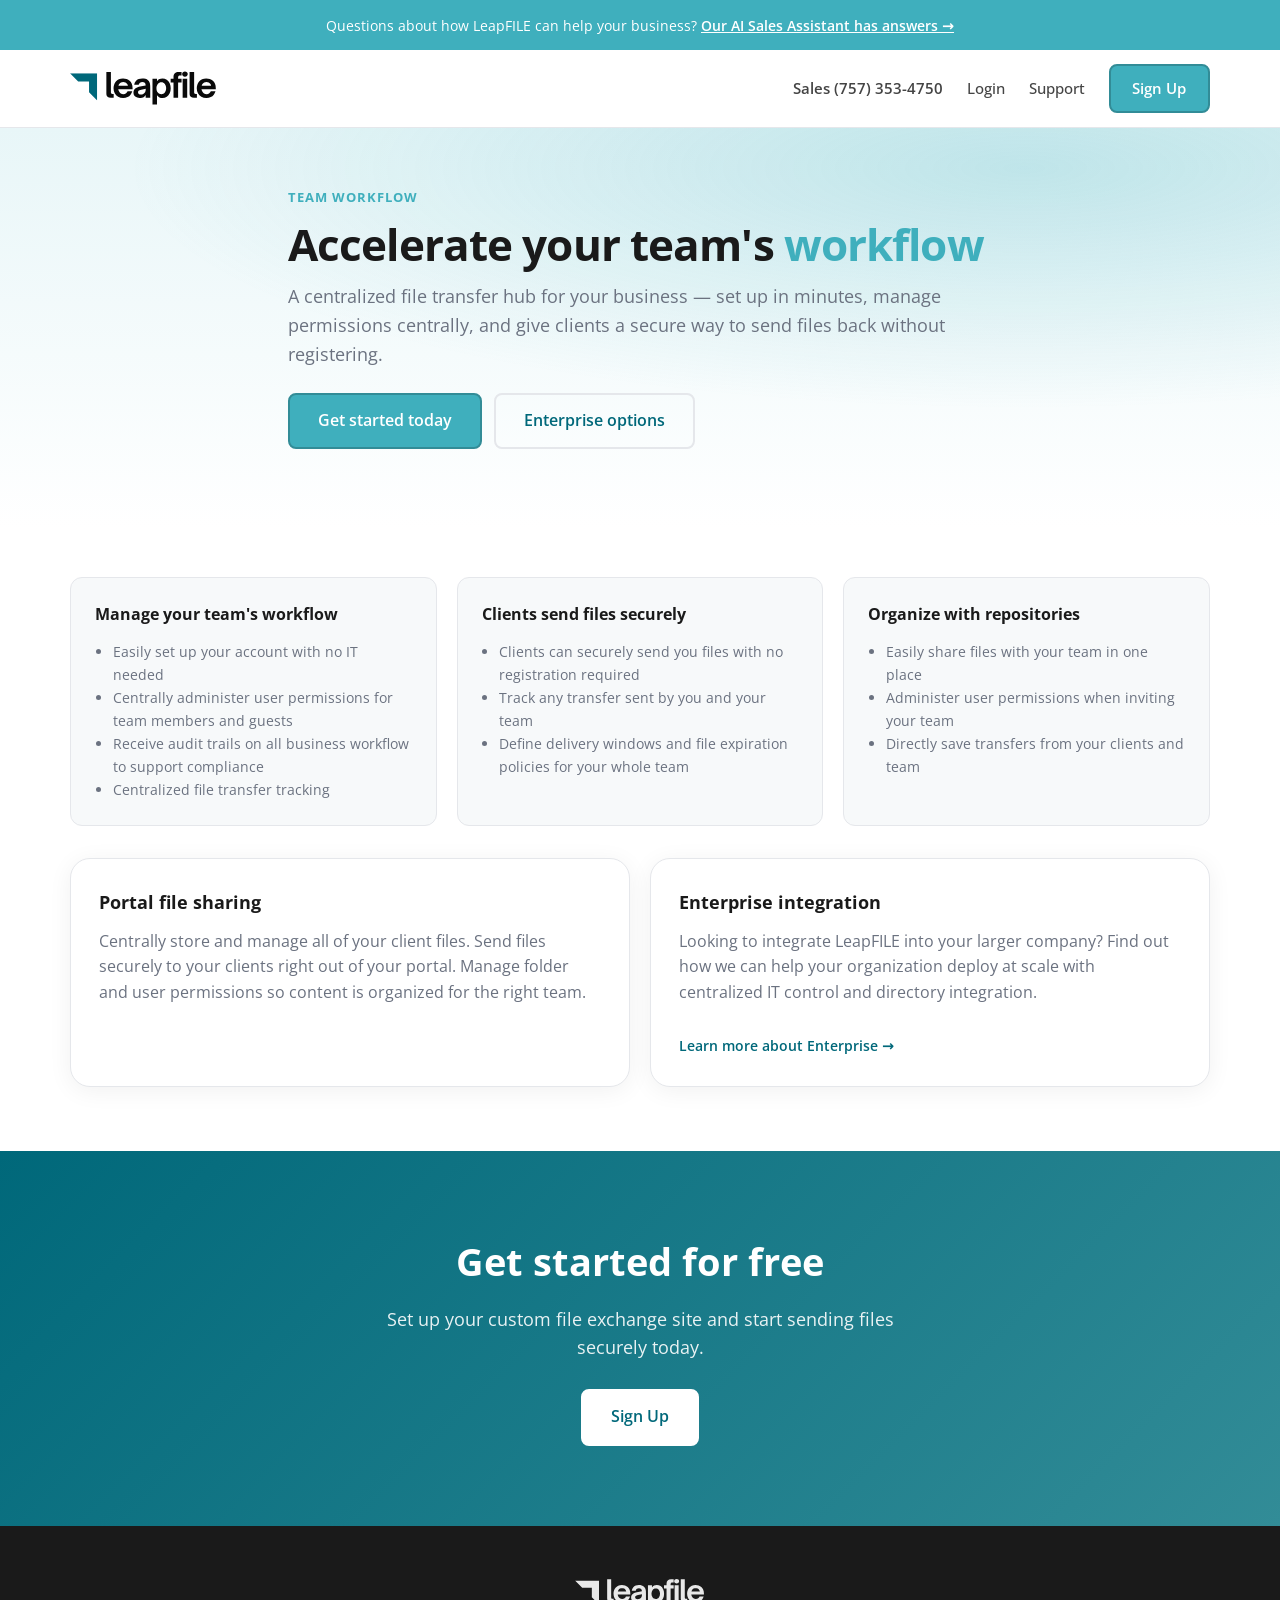
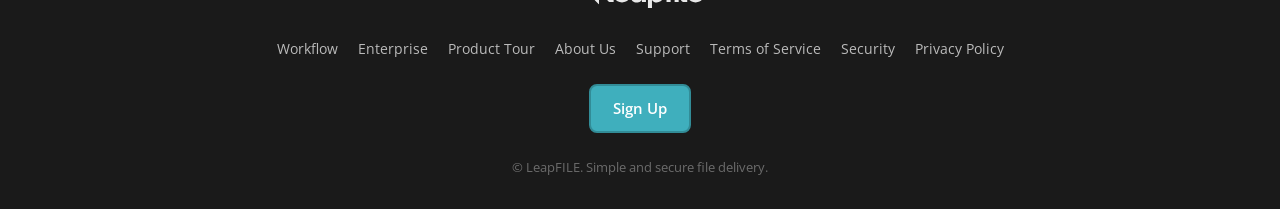
<file: business.html>
<!DOCTYPE html>
<html lang="en">
<head>
  <meta charset="UTF-8" />
  <meta name="viewport" content="width=device-width, initial-scale=1.0" />
  <title>Workflow | LeapFILE</title>
  <meta name="description" content="Accelerate your team's workflow with LeapFILE file repositories, centralized transfer tracking, and branded portal file sharing." />
  <link rel="preconnect" href="https://fonts.googleapis.com" />
  <link rel="preconnect" href="https://fonts.gstatic.com" crossorigin />
  <link href="https://fonts.googleapis.com/css2?family=Open+Sans:wght@300;400;500;600;700&display=swap" rel="stylesheet" />
  <link rel="stylesheet" href="css/styles.css" />
</head>
<body>
  <a class="skip-link" href="#main">Skip to content</a>
  <div class="promo-banner">
    <a href="https://ai-sales.leapfile.com">Questions about how LeapFILE can help your business? <span>Our AI Sales Assistant has answers →</span></a>
  </div>
  <header class="site-header">
    <div class="container header-inner">
      <a href="index.html" class="logo" aria-label="LeapFILE home"><img src="assets/logo.svg" alt="LeapFILE" width="160" height="48" /></a>
      <button class="nav-toggle" aria-expanded="false" aria-controls="site-nav" aria-label="Toggle menu"><span></span><span></span><span></span></button>
      <nav id="site-nav" class="site-nav">
        <a href="tel:7573534750" class="nav-phone">Sales (757) 353-4750</a>
        <a href="https://fileexchange.leapfile.net/app/login">Login</a>
        <a href="support.html">Support</a>
        <a href="https://fileexchange.leapfile.net/app/signup" class="btn btn-primary">Sign Up</a>
      </nav>
    </div>
  </header>
  <main id="main">
    <section class="page-hero">
      <div class="container page-hero-inner">
        <span class="section-label">Team workflow</span>
        <h1>Accelerate your team's <span class="text-accent">workflow</span></h1>
        <p class="page-lead">A centralized file transfer hub for your business — set up in minutes, manage permissions centrally, and give clients a secure way to send files back without registering.</p>
        <div class="hero-actions">
          <a href="https://fileexchange.leapfile.net/app/signup" class="btn btn-primary btn-lg">Get started today</a>
          <a href="enterprise.html" class="btn btn-ghost btn-lg">Enterprise options</a>
        </div>
      </div>
    </section>
    <section class="page-content">
      <div class="container">
        <div class="feature-grid">
          <article class="feature-tile">
            <h4>Manage your team's workflow</h4>
            <ul>
              <li>Easily set up your account with no IT needed</li>
              <li>Centrally administer user permissions for team members and guests</li>
              <li>Receive audit trails on all business workflow to support compliance</li>
              <li>Centralized file transfer tracking</li>
            </ul>
          </article>
          <article class="feature-tile">
            <h4>Clients send files securely</h4>
            <ul>
              <li>Clients can securely send you files with no registration required</li>
              <li>Track any transfer sent by you and your team</li>
              <li>Define delivery windows and file expiration policies for your whole team</li>
            </ul>
          </article>
          <article class="feature-tile">
            <h4>Organize with repositories</h4>
            <ul>
              <li>Easily share files with your team in one place</li>
              <li>Administer user permissions when inviting your team</li>
              <li>Directly save transfers from your clients and team</li>
            </ul>
          </article>
        </div>
        <div class="content-grid two-col" style="margin-top: 2rem;">
          <article class="content-card">
            <h3>Portal file sharing</h3>
            <p>Centrally store and manage all of your client files. Send files securely to your clients right out of your portal. Manage folder and user permissions so content is organized for the right team.</p>
          </article>
          <article class="content-card">
            <h3>Enterprise integration</h3>
            <p>Looking to integrate LeapFILE into your larger company? Find out how we can help your organization deploy at scale with centralized IT control and directory integration.</p>
            <a href="enterprise.html" class="card-link" style="color: var(--teal-darker); font-weight: 600;">Learn more about Enterprise →</a>
          </article>
        </div>
      </div>
    </section>
    <section class="cta-section">
      <div class="container cta-inner">
        <h2>Get started for free</h2>
        <p>Set up your custom file exchange site and start sending files securely today.</p>
        <a href="https://fileexchange.leapfile.net/app/signup" class="btn btn-primary btn-lg">Sign Up</a>
      </div>
    </section>
  </main>
  <footer class="site-footer">
    <div class="container footer-inner">
      <img src="assets/logo.svg" alt="LeapFILE" width="130" height="39" class="footer-logo" />
      <nav class="footer-nav" aria-label="Footer">
        <a href="business.html">Workflow</a><a href="enterprise.html">Enterprise</a><a href="product-tour.html">Product Tour</a><a href="about.html">About Us</a><a href="support.html">Support</a><a href="termsofservice.html">Terms of Service</a><a href="security.html">Security</a><a href="privacy-policy.html">Privacy Policy</a>
      </nav>
      <a href="https://fileexchange.leapfile.net/app/signup" class="btn btn-primary">Sign Up</a>
      <p class="footer-copy">&copy; LeapFILE. Simple and secure file delivery.</p>
    </div>
  </footer>
  <script src="js/main.js"></script>
</body>
</html>
</file>
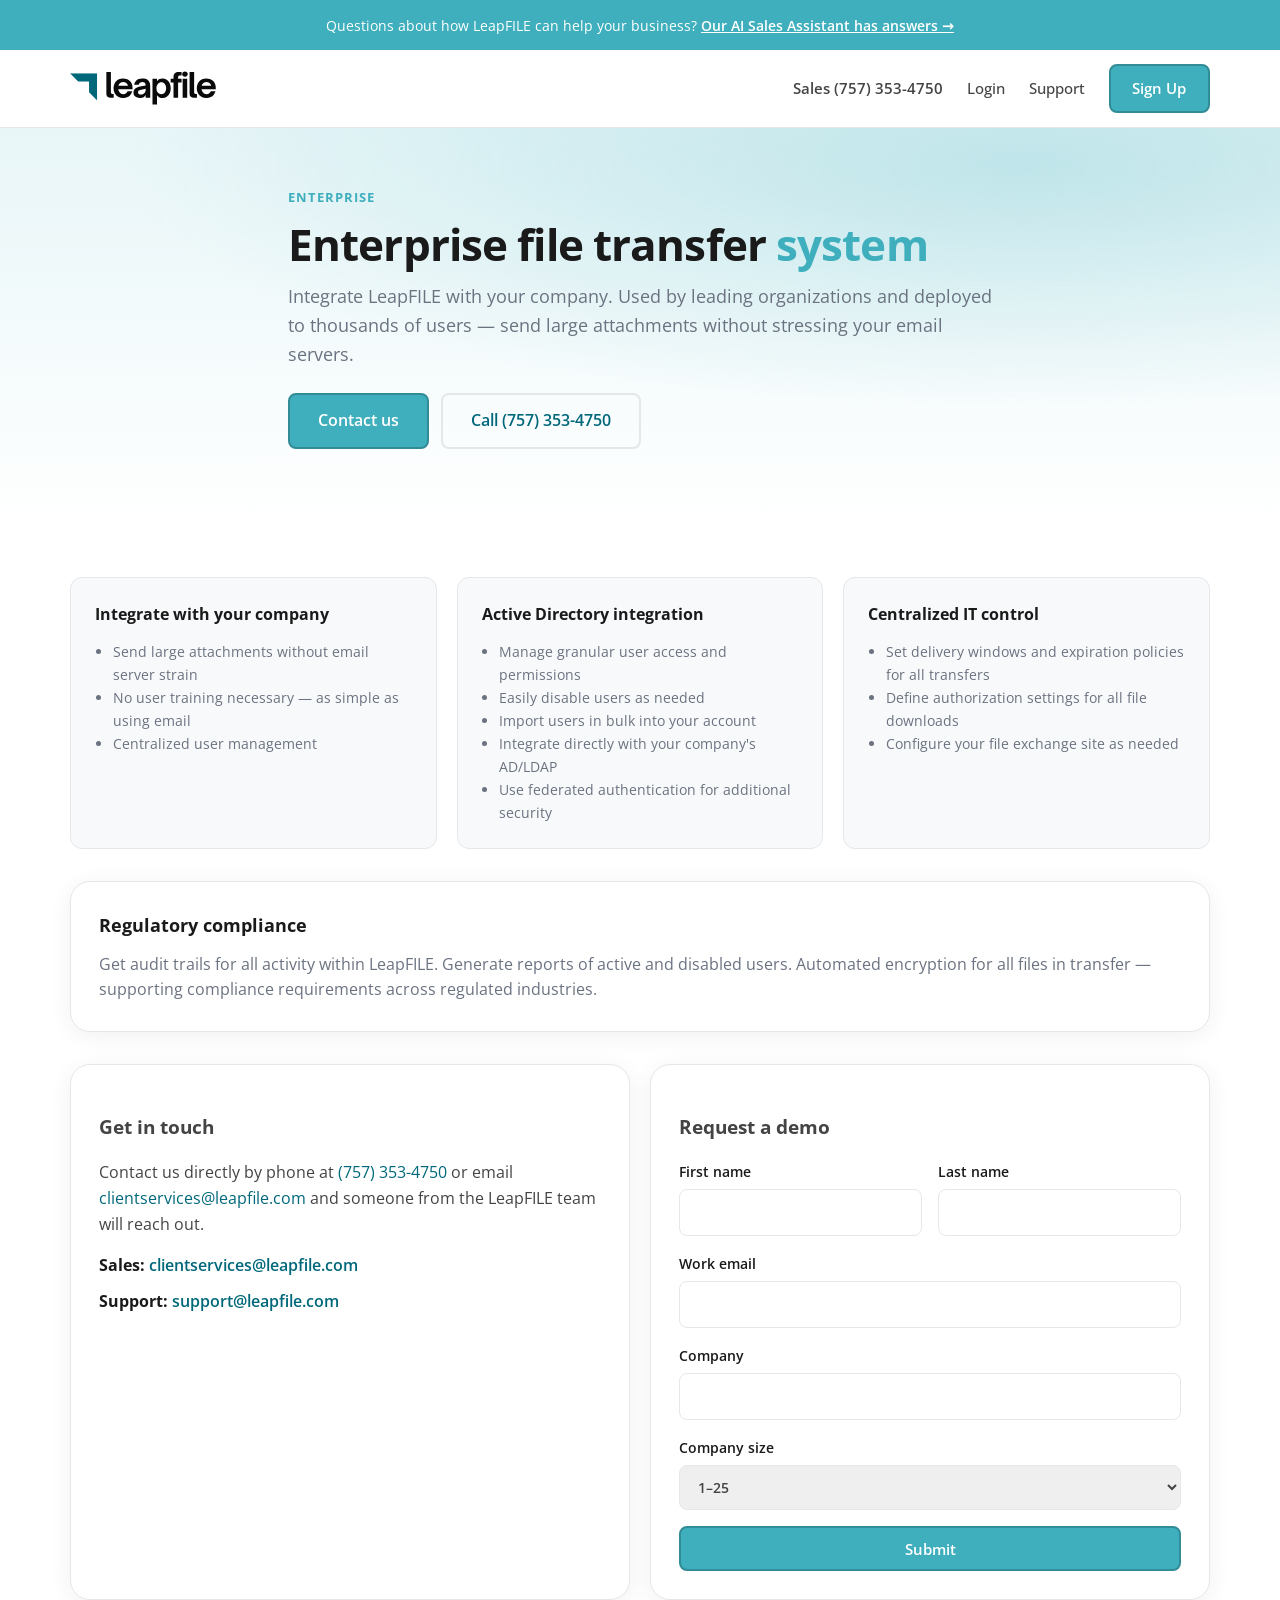
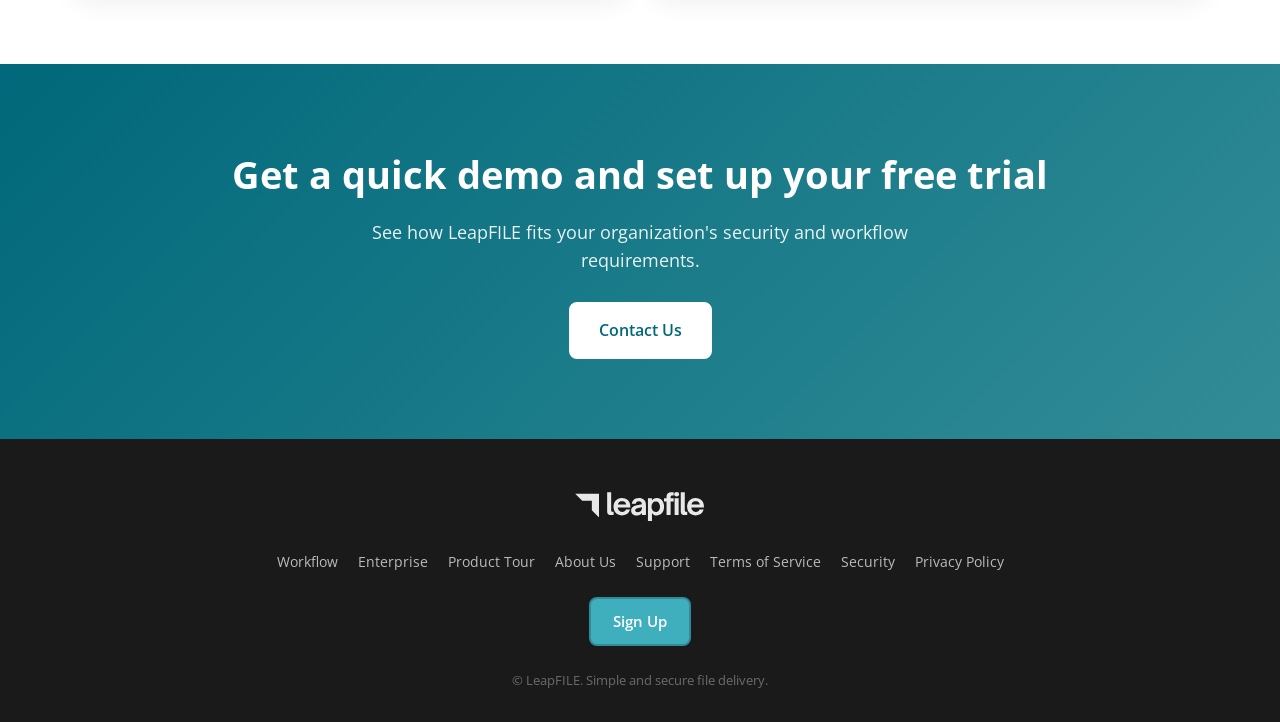
<file: enterprise.html>
<!DOCTYPE html>
<html lang="en">
<head>
  <meta charset="UTF-8" />
  <meta name="viewport" content="width=device-width, initial-scale=1.0" />
  <title>Enterprise | LeapFILE</title>
  <meta name="description" content="Enterprise file transfer with centralized user management, Active Directory integration, and regulatory compliance for large organizations." />
  <link rel="preconnect" href="https://fonts.googleapis.com" />
  <link rel="preconnect" href="https://fonts.gstatic.com" crossorigin />
  <link href="https://fonts.googleapis.com/css2?family=Open+Sans:wght@300;400;500;600;700&display=swap" rel="stylesheet" />
  <link rel="stylesheet" href="css/styles.css" />
</head>
<body>
  <a class="skip-link" href="#main">Skip to content</a>
  <div class="promo-banner">
    <a href="https://ai-sales.leapfile.com">Questions about how LeapFILE can help your business? <span>Our AI Sales Assistant has answers →</span></a>
  </div>
  <header class="site-header">
    <div class="container header-inner">
      <a href="index.html" class="logo" aria-label="LeapFILE home"><img src="assets/logo.svg" alt="LeapFILE" width="160" height="48" /></a>
      <button class="nav-toggle" aria-expanded="false" aria-controls="site-nav" aria-label="Toggle menu"><span></span><span></span><span></span></button>
      <nav id="site-nav" class="site-nav">
        <a href="tel:7573534750" class="nav-phone">Sales (757) 353-4750</a>
        <a href="https://fileexchange.leapfile.net/app/login">Login</a>
        <a href="support.html">Support</a>
        <a href="https://fileexchange.leapfile.net/app/signup" class="btn btn-primary">Sign Up</a>
      </nav>
    </div>
  </header>
  <main id="main">
    <section class="page-hero">
      <div class="container page-hero-inner">
        <span class="section-label">Enterprise</span>
        <h1>Enterprise file transfer <span class="text-accent">system</span></h1>
        <p class="page-lead">Integrate LeapFILE with your company. Used by leading organizations and deployed to thousands of users — send large attachments without stressing your email servers.</p>
        <div class="hero-actions">
          <a href="mailto:clientservices@leapfile.com" class="btn btn-primary btn-lg">Contact us</a>
          <a href="tel:7573534750" class="btn btn-ghost btn-lg">Call (757) 353-4750</a>
        </div>
      </div>
    </section>
    <section class="page-content">
      <div class="container">
        <div class="feature-grid">
          <article class="feature-tile">
            <h4>Integrate with your company</h4>
            <ul>
              <li>Send large attachments without email server strain</li>
              <li>No user training necessary — as simple as using email</li>
              <li>Centralized user management</li>
            </ul>
          </article>
          <article class="feature-tile">
            <h4>Active Directory integration</h4>
            <ul>
              <li>Manage granular user access and permissions</li>
              <li>Easily disable users as needed</li>
              <li>Import users in bulk into your account</li>
              <li>Integrate directly with your company's AD/LDAP</li>
              <li>Use federated authentication for additional security</li>
            </ul>
          </article>
          <article class="feature-tile">
            <h4>Centralized IT control</h4>
            <ul>
              <li>Set delivery windows and expiration policies for all transfers</li>
              <li>Define authorization settings for all file downloads</li>
              <li>Configure your file exchange site as needed</li>
            </ul>
          </article>
        </div>
        <article class="content-card" style="margin-top: 2rem;">
          <h3>Regulatory compliance</h3>
          <p>Get audit trails for all activity within LeapFILE. Generate reports of active and disabled users. Automated encryption for all files in transfer — supporting compliance requirements across regulated industries.</p>
        </article>
        <div class="content-grid two-col" style="margin-top: 2rem;">
          <article class="contact-card">
            <h3>Get in touch</h3>
            <p>Contact us directly by phone at <a href="tel:7573534750">(757) 353-4750</a> or email <a href="mailto:clientservices@leapfile.com">clientservices@leapfile.com</a> and someone from the LeapFILE team will reach out.</p>
            <ul class="contact-list" style="margin-top: 1rem;">
              <li><strong>Sales:</strong> <a href="mailto:clientservices@leapfile.com">clientservices@leapfile.com</a></li>
              <li><strong>Support:</strong> <a href="mailto:support@leapfile.com">support@leapfile.com</a></li>
            </ul>
          </article>
          <article class="contact-card">
            <h3>Request a demo</h3>
            <form class="contact-form" action="mailto:clientservices@leapfile.com" method="post" enctype="text/plain">
              <div class="form-row">
                <label>First name<input type="text" name="firstName" required /></label>
                <label>Last name<input type="text" name="lastName" required /></label>
              </div>
              <label>Work email<input type="email" name="email" required /></label>
              <label>Company<input type="text" name="company" /></label>
              <label>Company size
                <select name="size">
                  <option>1–25</option><option>26–100</option><option>101–250</option><option>251–500</option><option>500+</option>
                </select>
              </label>
              <button type="submit" class="btn btn-primary">Submit</button>
            </form>
          </article>
        </div>
      </div>
    </section>
    <section class="cta-section">
      <div class="container cta-inner">
        <h2>Get a quick demo and set up your free trial</h2>
        <p>See how LeapFILE fits your organization's security and workflow requirements.</p>
        <a href="mailto:clientservices@leapfile.com" class="btn btn-primary btn-lg">Contact Us</a>
      </div>
    </section>
  </main>
  <footer class="site-footer">
    <div class="container footer-inner">
      <img src="assets/logo.svg" alt="LeapFILE" width="130" height="39" class="footer-logo" />
      <nav class="footer-nav" aria-label="Footer">
        <a href="business.html">Workflow</a><a href="enterprise.html">Enterprise</a><a href="product-tour.html">Product Tour</a><a href="about.html">About Us</a><a href="support.html">Support</a><a href="termsofservice.html">Terms of Service</a><a href="security.html">Security</a><a href="privacy-policy.html">Privacy Policy</a>
      </nav>
      <a href="https://fileexchange.leapfile.net/app/signup" class="btn btn-primary">Sign Up</a>
      <p class="footer-copy">&copy; LeapFILE. Simple and secure file delivery.</p>
    </div>
  </footer>
  <script src="js/main.js"></script>
</body>
</html>
</file>
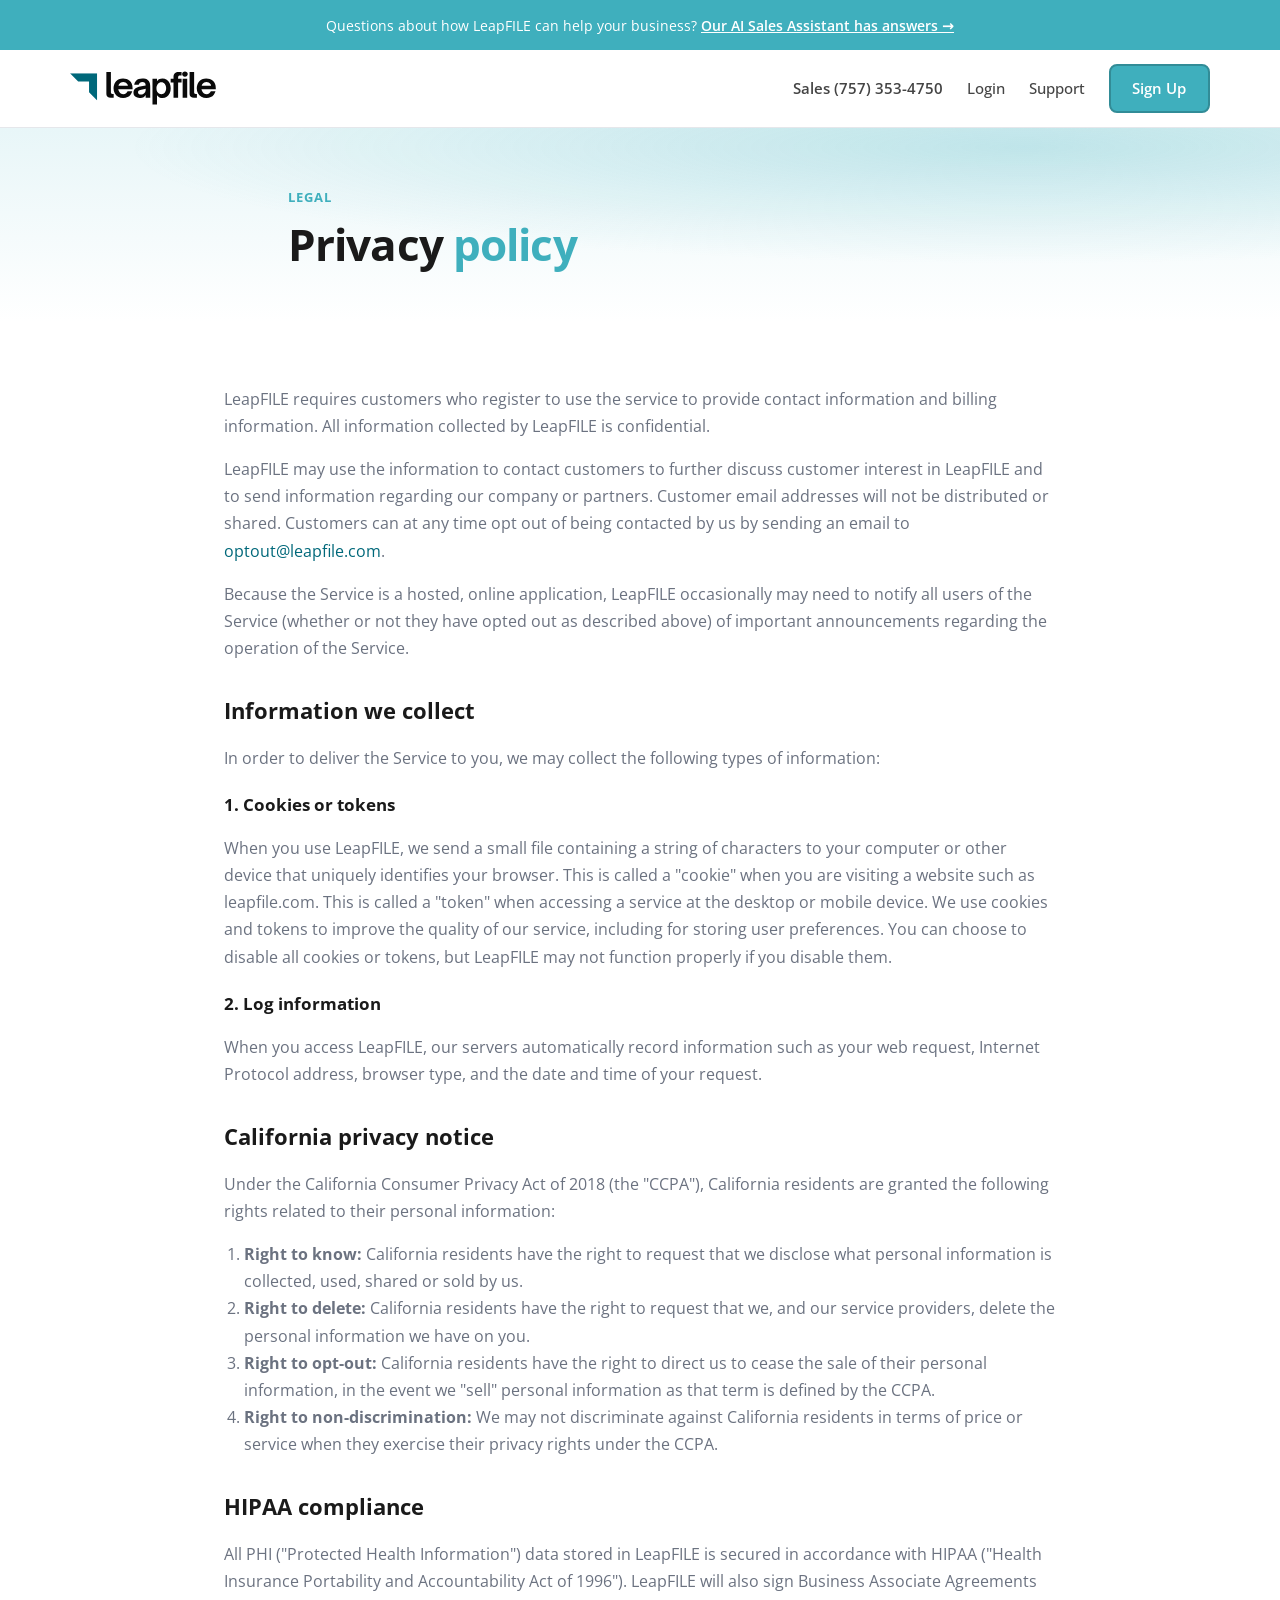
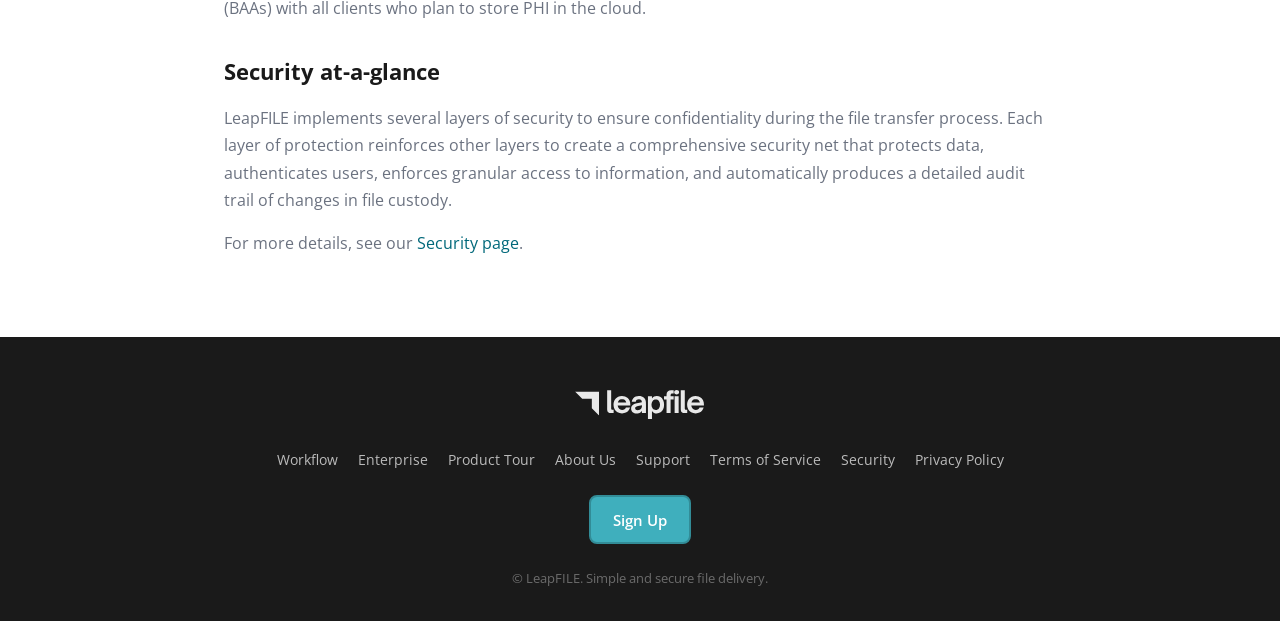
<file: privacy-policy.html>
<!DOCTYPE html>
<html lang="en">
<head>
  <meta charset="UTF-8" />
  <meta name="viewport" content="width=device-width, initial-scale=1.0" />
  <title>Privacy Policy | LeapFILE</title>
  <meta name="description" content="LeapFILE privacy policy — how we collect, use, and protect your information." />
  <link rel="preconnect" href="https://fonts.googleapis.com" />
  <link rel="preconnect" href="https://fonts.gstatic.com" crossorigin />
  <link href="https://fonts.googleapis.com/css2?family=Open+Sans:wght@300;400;500;600;700&display=swap" rel="stylesheet" />
  <link rel="stylesheet" href="css/styles.css" />
</head>
<body>
  <a class="skip-link" href="#main">Skip to content</a>
  <div class="promo-banner">
    <a href="https://ai-sales.leapfile.com">Questions about how LeapFILE can help your business? <span>Our AI Sales Assistant has answers →</span></a>
  </div>
  <header class="site-header">
    <div class="container header-inner">
      <a href="index.html" class="logo" aria-label="LeapFILE home"><img src="assets/logo.svg" alt="LeapFILE" width="160" height="48" /></a>
      <button class="nav-toggle" aria-expanded="false" aria-controls="site-nav" aria-label="Toggle menu"><span></span><span></span><span></span></button>
      <nav id="site-nav" class="site-nav">
        <a href="tel:7573534750" class="nav-phone">Sales (757) 353-4750</a>
        <a href="https://fileexchange.leapfile.net/app/login">Login</a>
        <a href="support.html">Support</a>
        <a href="https://fileexchange.leapfile.net/app/signup" class="btn btn-primary">Sign Up</a>
      </nav>
    </div>
  </header>
  <main id="main">
    <section class="page-hero">
      <div class="container page-hero-inner">
        <span class="section-label">Legal</span>
        <h1>Privacy <span class="text-accent">policy</span></h1>
      </div>
    </section>
    <section class="page-content">
      <div class="container legal-content">
        <p>LeapFILE requires customers who register to use the service to provide contact information and billing information. All information collected by LeapFILE is confidential.</p>
        <p>LeapFILE may use the information to contact customers to further discuss customer interest in LeapFILE and to send information regarding our company or partners. Customer email addresses will not be distributed or shared. Customers can at any time opt out of being contacted by us by sending an email to <a href="mailto:optout@leapfile.com">optout@leapfile.com</a>.</p>
        <p>Because the Service is a hosted, online application, LeapFILE occasionally may need to notify all users of the Service (whether or not they have opted out as described above) of important announcements regarding the operation of the Service.</p>

        <h2>Information we collect</h2>
        <p>In order to deliver the Service to you, we may collect the following types of information:</p>

        <h3>1. Cookies or tokens</h3>
        <p>When you use LeapFILE, we send a small file containing a string of characters to your computer or other device that uniquely identifies your browser. This is called a "cookie" when you are visiting a website such as leapfile.com. This is called a "token" when accessing a service at the desktop or mobile device. We use cookies and tokens to improve the quality of our service, including for storing user preferences. You can choose to disable all cookies or tokens, but LeapFILE may not function properly if you disable them.</p>

        <h3>2. Log information</h3>
        <p>When you access LeapFILE, our servers automatically record information such as your web request, Internet Protocol address, browser type, and the date and time of your request.</p>

        <h2>California privacy notice</h2>
        <p>Under the California Consumer Privacy Act of 2018 (the "CCPA"), California residents are granted the following rights related to their personal information:</p>
        <ol>
          <li><strong>Right to know:</strong> California residents have the right to request that we disclose what personal information is collected, used, shared or sold by us.</li>
          <li><strong>Right to delete:</strong> California residents have the right to request that we, and our service providers, delete the personal information we have on you.</li>
          <li><strong>Right to opt-out:</strong> California residents have the right to direct us to cease the sale of their personal information, in the event we "sell" personal information as that term is defined by the CCPA.</li>
          <li><strong>Right to non-discrimination:</strong> We may not discriminate against California residents in terms of price or service when they exercise their privacy rights under the CCPA.</li>
        </ol>

        <h2>HIPAA compliance</h2>
        <p>All PHI ("Protected Health Information") data stored in LeapFILE is secured in accordance with HIPAA ("Health Insurance Portability and Accountability Act of 1996"). LeapFILE will also sign Business Associate Agreements (BAAs) with all clients who plan to store PHI in the cloud.</p>

        <h2>Security at-a-glance</h2>
        <p>LeapFILE implements several layers of security to ensure confidentiality during the file transfer process. Each layer of protection reinforces other layers to create a comprehensive security net that protects data, authenticates users, enforces granular access to information, and automatically produces a detailed audit trail of changes in file custody.</p>
        <p>For more details, see our <a href="security.html">Security page</a>.</p>
      </div>
    </section>
  </main>
  <footer class="site-footer">
    <div class="container footer-inner">
      <img src="assets/logo.svg" alt="LeapFILE" width="130" height="39" class="footer-logo" />
      <nav class="footer-nav" aria-label="Footer">
        <a href="business.html">Workflow</a><a href="enterprise.html">Enterprise</a><a href="product-tour.html">Product Tour</a><a href="about.html">About Us</a><a href="support.html">Support</a><a href="termsofservice.html">Terms of Service</a><a href="security.html">Security</a><a href="privacy-policy.html">Privacy Policy</a>
      </nav>
      <a href="https://fileexchange.leapfile.net/app/signup" class="btn btn-primary">Sign Up</a>
      <p class="footer-copy">&copy; LeapFILE. Simple and secure file delivery.</p>
    </div>
  </footer>
  <script src="js/main.js"></script>
</body>
</html>
</file>
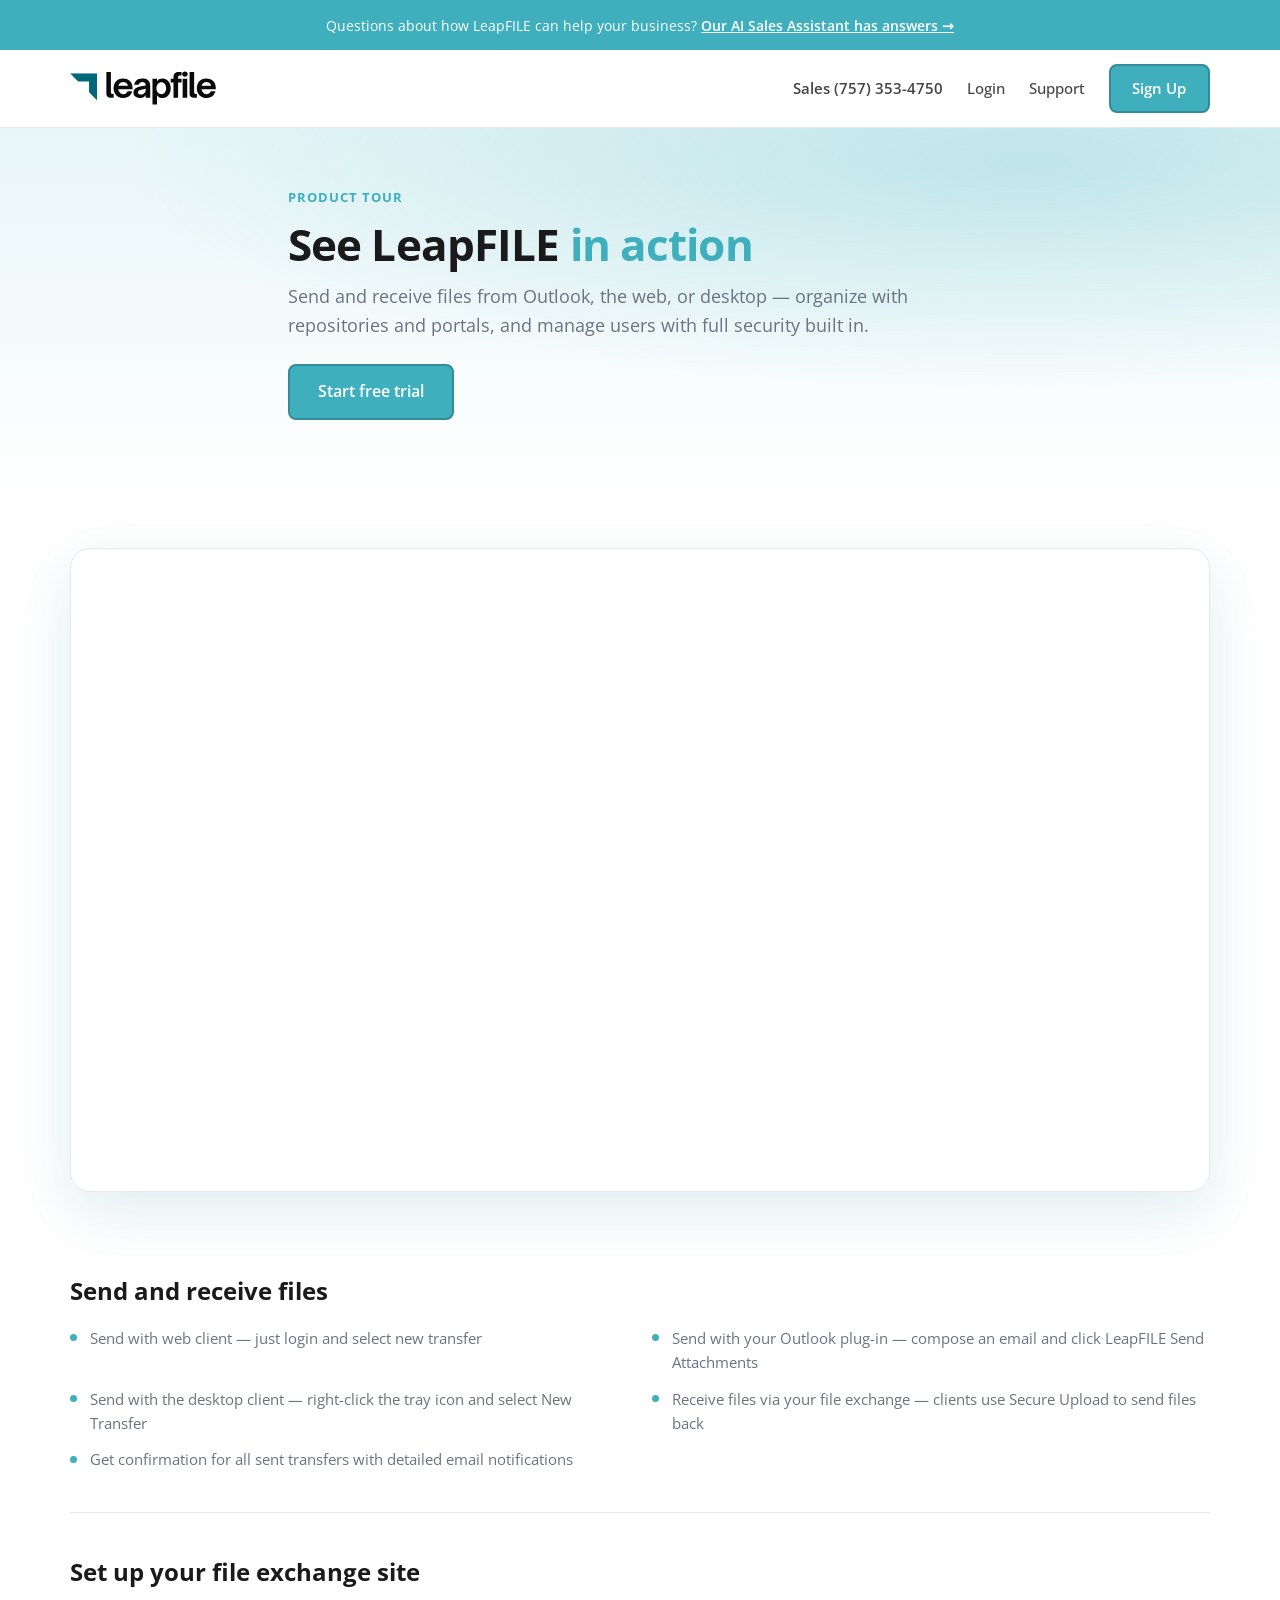
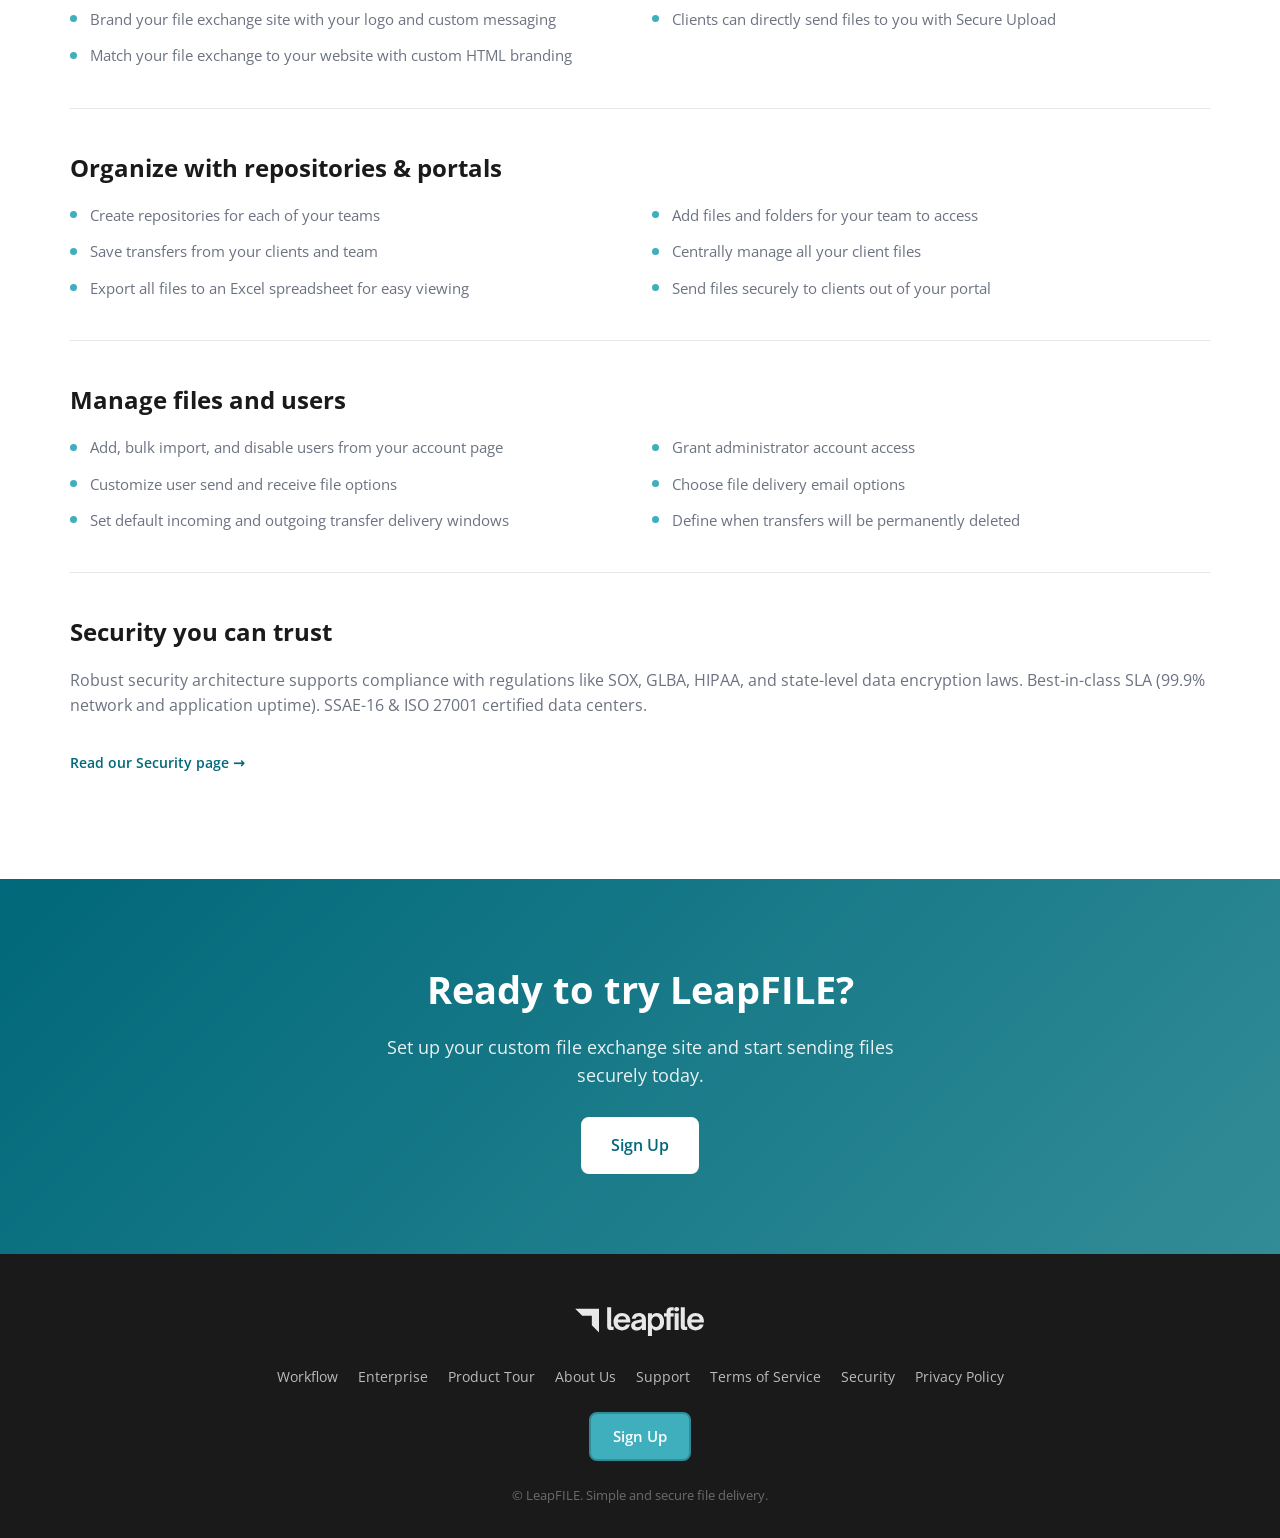
<file: product-tour.html>
<!DOCTYPE html>
<html lang="en">
<head>
  <meta charset="UTF-8" />
  <meta name="viewport" content="width=device-width, initial-scale=1.0" />
  <title>Product Tour | LeapFILE</title>
  <meta name="description" content="Tour LeapFILE features: send and receive files, branded exchange sites, repositories, portals, and user management." />
  <link rel="preconnect" href="https://fonts.googleapis.com" />
  <link rel="preconnect" href="https://fonts.gstatic.com" crossorigin />
  <link href="https://fonts.googleapis.com/css2?family=Open+Sans:wght@300;400;500;600;700&display=swap" rel="stylesheet" />
  <link rel="stylesheet" href="css/styles.css" />
</head>
<body>
  <a class="skip-link" href="#main">Skip to content</a>
  <div class="promo-banner">
    <a href="https://ai-sales.leapfile.com">Questions about how LeapFILE can help your business? <span>Our AI Sales Assistant has answers →</span></a>
  </div>
  <header class="site-header">
    <div class="container header-inner">
      <a href="index.html" class="logo" aria-label="LeapFILE home"><img src="assets/logo.svg" alt="LeapFILE" width="160" height="48" /></a>
      <button class="nav-toggle" aria-expanded="false" aria-controls="site-nav" aria-label="Toggle menu"><span></span><span></span><span></span></button>
      <nav id="site-nav" class="site-nav">
        <a href="tel:7573534750" class="nav-phone">Sales (757) 353-4750</a>
        <a href="https://fileexchange.leapfile.net/app/login">Login</a>
        <a href="support.html">Support</a>
        <a href="https://fileexchange.leapfile.net/app/signup" class="btn btn-primary">Sign Up</a>
      </nav>
    </div>
  </header>
  <main id="main">
    <section class="page-hero">
      <div class="container page-hero-inner">
        <span class="section-label">Product tour</span>
        <h1>See LeapFILE <span class="text-accent">in action</span></h1>
        <p class="page-lead">Send and receive files from Outlook, the web, or desktop — organize with repositories and portals, and manage users with full security built in.</p>
        <div class="hero-actions">
          <a href="https://fileexchange.leapfile.net/app/signup" class="btn btn-primary btn-lg">Start free trial</a>
        </div>
      </div>
    </section>
    <section class="page-content">
      <div class="container">
        <div class="feature-visual" style="margin-bottom: 2.5rem;">
          <div class="video-wrapper">
            <iframe src="https://player.vimeo.com/video/99366077?muted=1" title="LeapFILE Outlook integration demo" allow="autoplay; fullscreen; picture-in-picture" allowfullscreen loading="lazy"></iframe>
          </div>
        </div>

        <div class="tour-section">
          <h2>Send and receive files</h2>
          <ul class="tour-list">
            <li>Send with web client — just login and select new transfer</li>
            <li>Send with your Outlook plug-in — compose an email and click LeapFILE Send Attachments</li>
            <li>Send with the desktop client — right-click the tray icon and select New Transfer</li>
            <li>Receive files via your file exchange — clients use Secure Upload to send files back</li>
            <li>Get confirmation for all sent transfers with detailed email notifications</li>
          </ul>
        </div>

        <div class="tour-section">
          <h2>Set up your file exchange site</h2>
          <ul class="tour-list">
            <li>Brand your file exchange site with your logo and custom messaging</li>
            <li>Clients can directly send files to you with Secure Upload</li>
            <li>Match your file exchange to your website with custom HTML branding</li>
          </ul>
        </div>

        <div class="tour-section">
          <h2>Organize with repositories &amp; portals</h2>
          <ul class="tour-list">
            <li>Create repositories for each of your teams</li>
            <li>Add files and folders for your team to access</li>
            <li>Save transfers from your clients and team</li>
            <li>Centrally manage all your client files</li>
            <li>Export all files to an Excel spreadsheet for easy viewing</li>
            <li>Send files securely to clients out of your portal</li>
          </ul>
        </div>

        <div class="tour-section">
          <h2>Manage files and users</h2>
          <ul class="tour-list">
            <li>Add, bulk import, and disable users from your account page</li>
            <li>Grant administrator account access</li>
            <li>Customize user send and receive file options</li>
            <li>Choose file delivery email options</li>
            <li>Set default incoming and outgoing transfer delivery windows</li>
            <li>Define when transfers will be permanently deleted</li>
          </ul>
        </div>

        <div class="tour-section">
          <h2>Security you can trust</h2>
          <p style="color: var(--text-muted); margin-bottom: 1rem;">Robust security architecture supports compliance with regulations like SOX, GLBA, HIPAA, and state-level data encryption laws. Best-in-class SLA (99.9% network and application uptime). SSAE-16 &amp; ISO 27001 certified data centers.</p>
          <a href="security.html" class="card-link" style="color: var(--teal-darker); font-weight: 600;">Read our Security page →</a>
        </div>
      </div>
    </section>
    <section class="cta-section">
      <div class="container cta-inner">
        <h2>Ready to try LeapFILE?</h2>
        <p>Set up your custom file exchange site and start sending files securely today.</p>
        <a href="https://fileexchange.leapfile.net/app/signup" class="btn btn-primary btn-lg">Sign Up</a>
      </div>
    </section>
  </main>
  <footer class="site-footer">
    <div class="container footer-inner">
      <img src="assets/logo.svg" alt="LeapFILE" width="130" height="39" class="footer-logo" />
      <nav class="footer-nav" aria-label="Footer">
        <a href="business.html">Workflow</a><a href="enterprise.html">Enterprise</a><a href="product-tour.html">Product Tour</a><a href="about.html">About Us</a><a href="support.html">Support</a><a href="termsofservice.html">Terms of Service</a><a href="security.html">Security</a><a href="privacy-policy.html">Privacy Policy</a>
      </nav>
      <a href="https://fileexchange.leapfile.net/app/signup" class="btn btn-primary">Sign Up</a>
      <p class="footer-copy">&copy; LeapFILE. Simple and secure file delivery.</p>
    </div>
  </footer>
  <script src="js/main.js"></script>
</body>
</html>
</file>
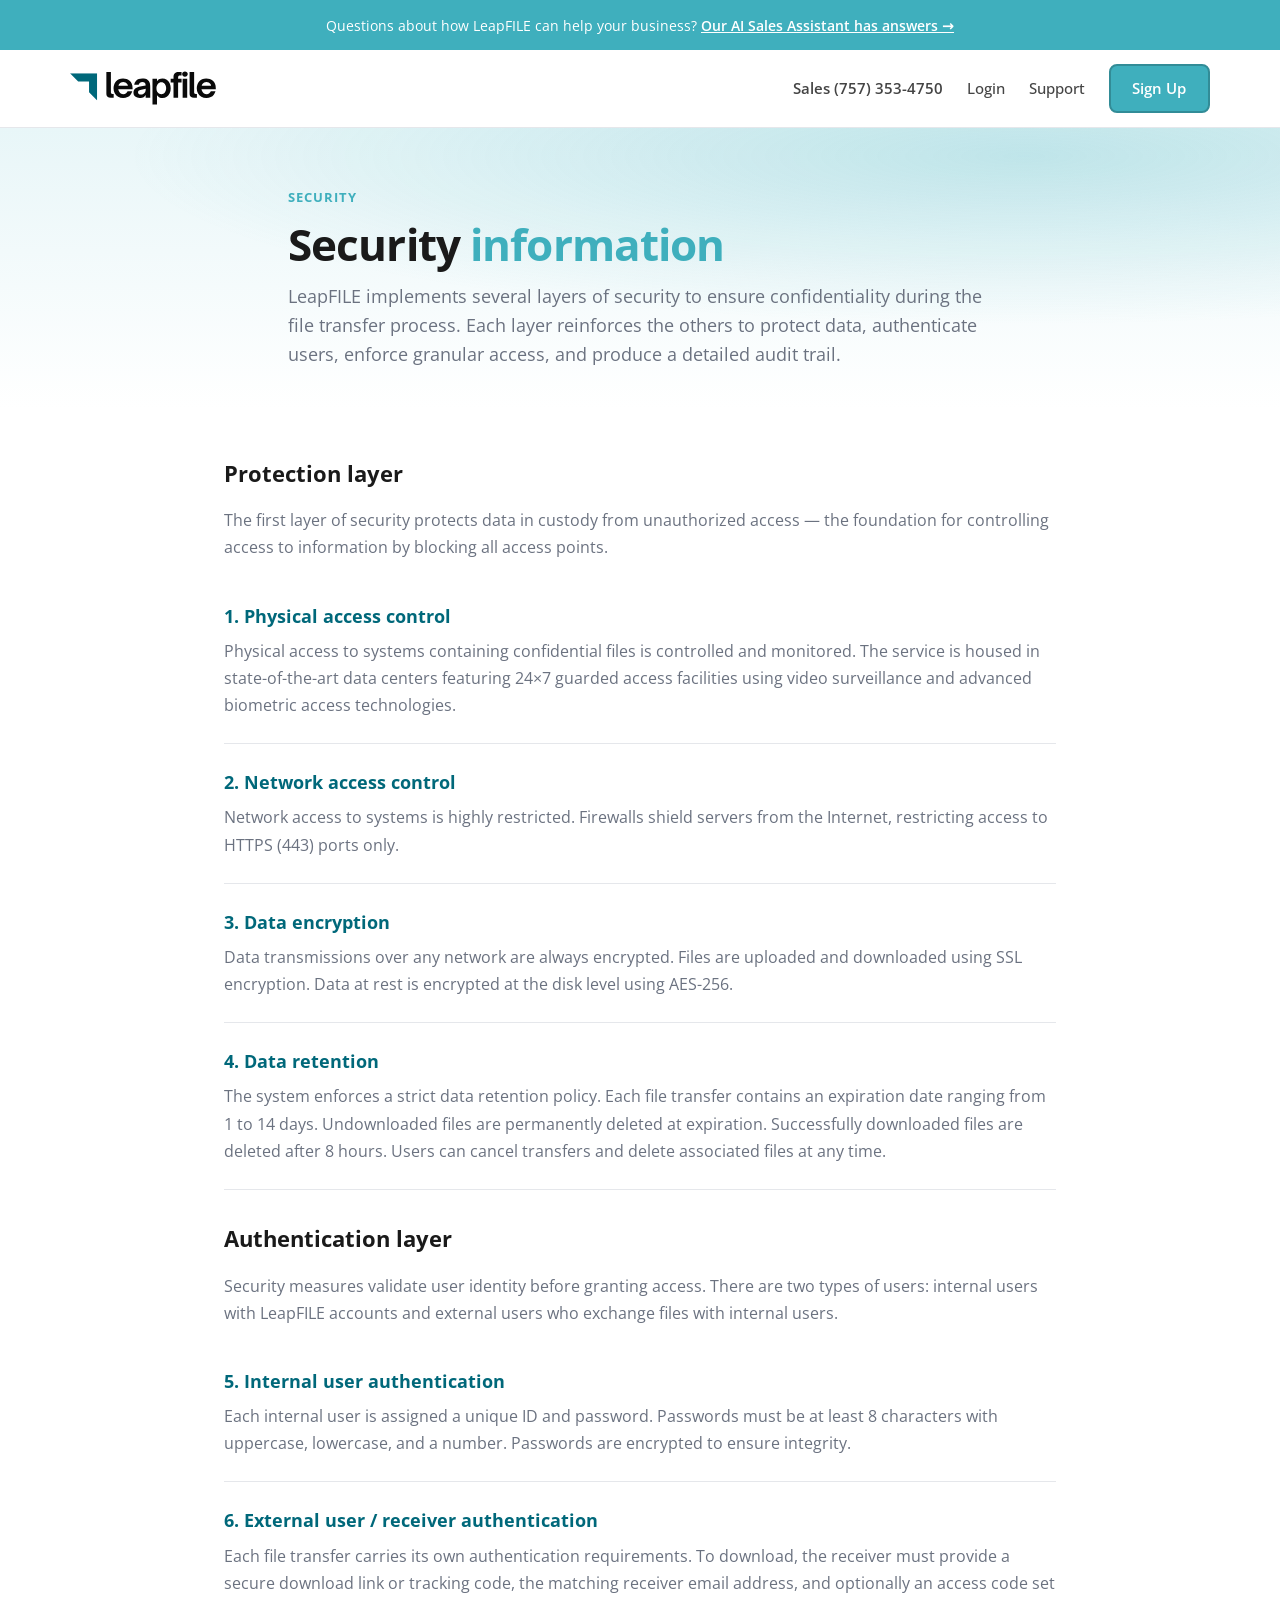
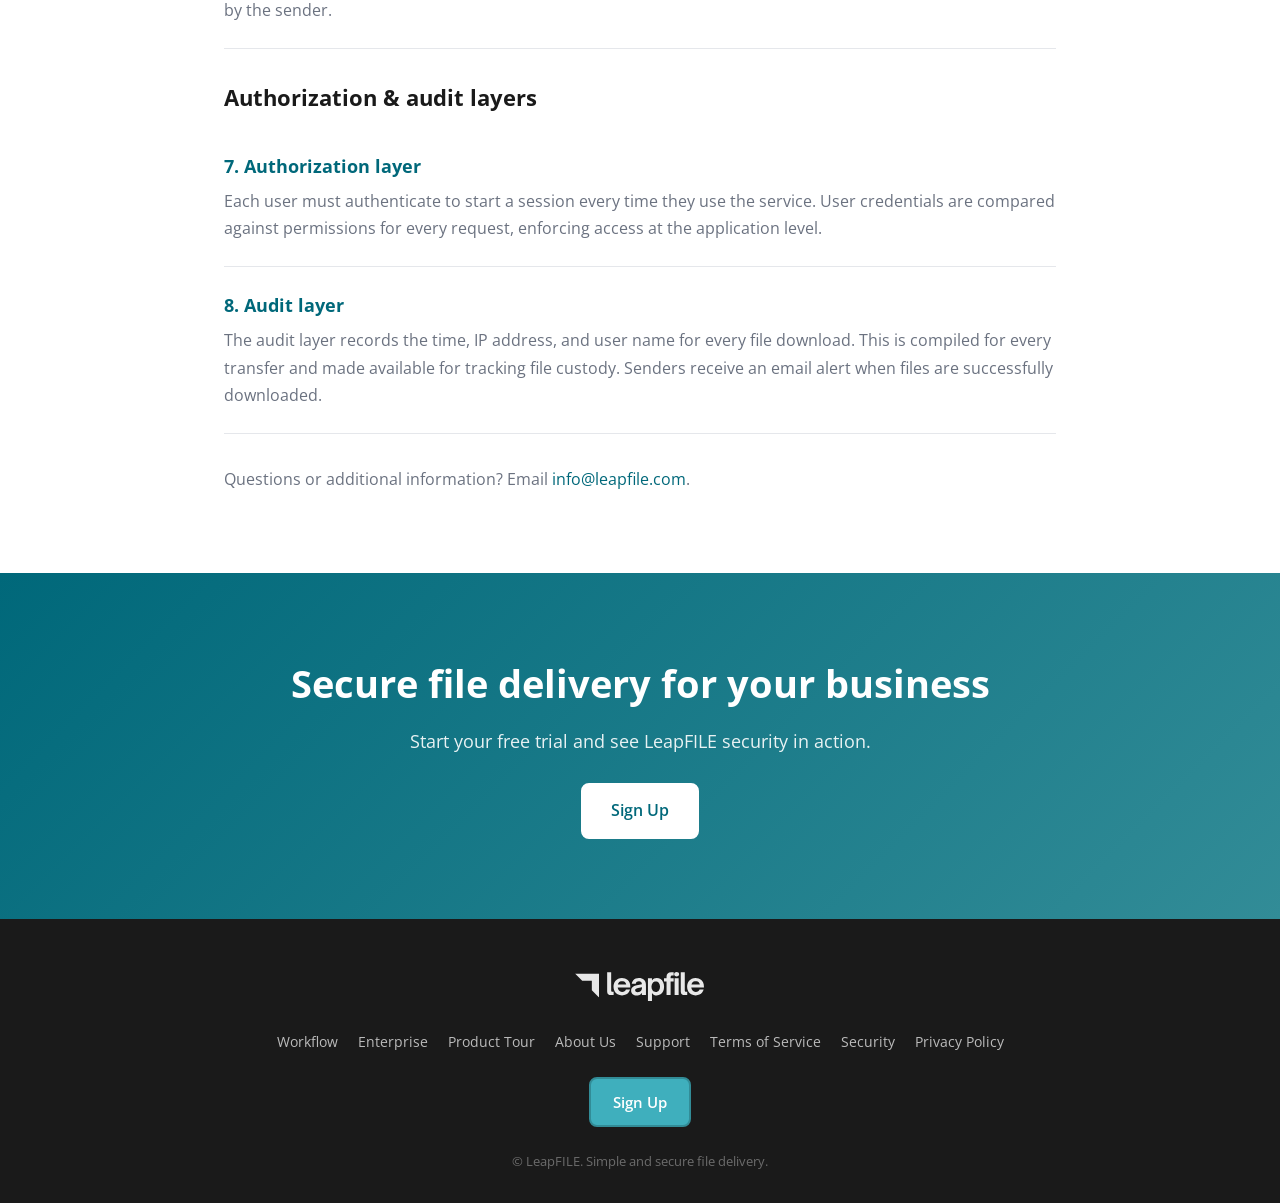
<file: security.html>
<!DOCTYPE html>
<html lang="en">
<head>
  <meta charset="UTF-8" />
  <meta name="viewport" content="width=device-width, initial-scale=1.0" />
  <title>Security | LeapFILE</title>
  <meta name="description" content="LeapFILE security architecture: encryption, authentication, authorization, audit trails, and certified data centers." />
  <link rel="preconnect" href="https://fonts.googleapis.com" />
  <link rel="preconnect" href="https://fonts.gstatic.com" crossorigin />
  <link href="https://fonts.googleapis.com/css2?family=Open+Sans:wght@300;400;500;600;700&display=swap" rel="stylesheet" />
  <link rel="stylesheet" href="css/styles.css" />
</head>
<body>
  <a class="skip-link" href="#main">Skip to content</a>
  <div class="promo-banner">
    <a href="https://ai-sales.leapfile.com">Questions about how LeapFILE can help your business? <span>Our AI Sales Assistant has answers →</span></a>
  </div>
  <header class="site-header">
    <div class="container header-inner">
      <a href="index.html" class="logo" aria-label="LeapFILE home"><img src="assets/logo.svg" alt="LeapFILE" width="160" height="48" /></a>
      <button class="nav-toggle" aria-expanded="false" aria-controls="site-nav" aria-label="Toggle menu"><span></span><span></span><span></span></button>
      <nav id="site-nav" class="site-nav">
        <a href="tel:7573534750" class="nav-phone">Sales (757) 353-4750</a>
        <a href="https://fileexchange.leapfile.net/app/login">Login</a>
        <a href="support.html">Support</a>
        <a href="https://fileexchange.leapfile.net/app/signup" class="btn btn-primary">Sign Up</a>
      </nav>
    </div>
  </header>
  <main id="main">
    <section class="page-hero">
      <div class="container page-hero-inner">
        <span class="section-label">Security</span>
        <h1>Security <span class="text-accent">information</span></h1>
        <p class="page-lead">LeapFILE implements several layers of security to ensure confidentiality during the file transfer process. Each layer reinforces the others to protect data, authenticate users, enforce granular access, and produce a detailed audit trail.</p>
      </div>
    </section>
    <section class="page-content">
      <div class="container legal-content">
        <h2>Protection layer</h2>
        <p>The first layer of security protects data in custody from unauthorized access — the foundation for controlling access to information by blocking all access points.</p>

        <div class="security-layer">
          <h3>1. Physical access control</h3>
          <p>Physical access to systems containing confidential files is controlled and monitored. The service is housed in state-of-the-art data centers featuring 24×7 guarded access facilities using video surveillance and advanced biometric access technologies.</p>
        </div>
        <div class="security-layer">
          <h3>2. Network access control</h3>
          <p>Network access to systems is highly restricted. Firewalls shield servers from the Internet, restricting access to HTTPS (443) ports only.</p>
        </div>
        <div class="security-layer">
          <h3>3. Data encryption</h3>
          <p>Data transmissions over any network are always encrypted. Files are uploaded and downloaded using SSL encryption. Data at rest is encrypted at the disk level using AES-256.</p>
        </div>
        <div class="security-layer">
          <h3>4. Data retention</h3>
          <p>The system enforces a strict data retention policy. Each file transfer contains an expiration date ranging from 1 to 14 days. Undownloaded files are permanently deleted at expiration. Successfully downloaded files are deleted after 8 hours. Users can cancel transfers and delete associated files at any time.</p>
        </div>

        <h2>Authentication layer</h2>
        <p>Security measures validate user identity before granting access. There are two types of users: internal users with LeapFILE accounts and external users who exchange files with internal users.</p>

        <div class="security-layer">
          <h3>5. Internal user authentication</h3>
          <p>Each internal user is assigned a unique ID and password. Passwords must be at least 8 characters with uppercase, lowercase, and a number. Passwords are encrypted to ensure integrity.</p>
        </div>
        <div class="security-layer">
          <h3>6. External user / receiver authentication</h3>
          <p>Each file transfer carries its own authentication requirements. To download, the receiver must provide a secure download link or tracking code, the matching receiver email address, and optionally an access code set by the sender.</p>
        </div>

        <h2>Authorization &amp; audit layers</h2>
        <div class="security-layer">
          <h3>7. Authorization layer</h3>
          <p>Each user must authenticate to start a session every time they use the service. User credentials are compared against permissions for every request, enforcing access at the application level.</p>
        </div>
        <div class="security-layer">
          <h3>8. Audit layer</h3>
          <p>The audit layer records the time, IP address, and user name for every file download. This is compiled for every transfer and made available for tracking file custody. Senders receive an email alert when files are successfully downloaded.</p>
        </div>

        <p style="margin-top: 2rem;">Questions or additional information? Email <a href="mailto:info@leapfile.com">info@leapfile.com</a>.</p>
      </div>
    </section>
    <section class="cta-section">
      <div class="container cta-inner">
        <h2>Secure file delivery for your business</h2>
        <p>Start your free trial and see LeapFILE security in action.</p>
        <a href="https://fileexchange.leapfile.net/app/signup" class="btn btn-primary btn-lg">Sign Up</a>
      </div>
    </section>
  </main>
  <footer class="site-footer">
    <div class="container footer-inner">
      <img src="assets/logo.svg" alt="LeapFILE" width="130" height="39" class="footer-logo" />
      <nav class="footer-nav" aria-label="Footer">
        <a href="business.html">Workflow</a><a href="enterprise.html">Enterprise</a><a href="product-tour.html">Product Tour</a><a href="about.html">About Us</a><a href="support.html">Support</a><a href="termsofservice.html">Terms of Service</a><a href="security.html">Security</a><a href="privacy-policy.html">Privacy Policy</a>
      </nav>
      <a href="https://fileexchange.leapfile.net/app/signup" class="btn btn-primary">Sign Up</a>
      <p class="footer-copy">&copy; LeapFILE. Simple and secure file delivery.</p>
    </div>
  </footer>
  <script src="js/main.js"></script>
</body>
</html>
</file>
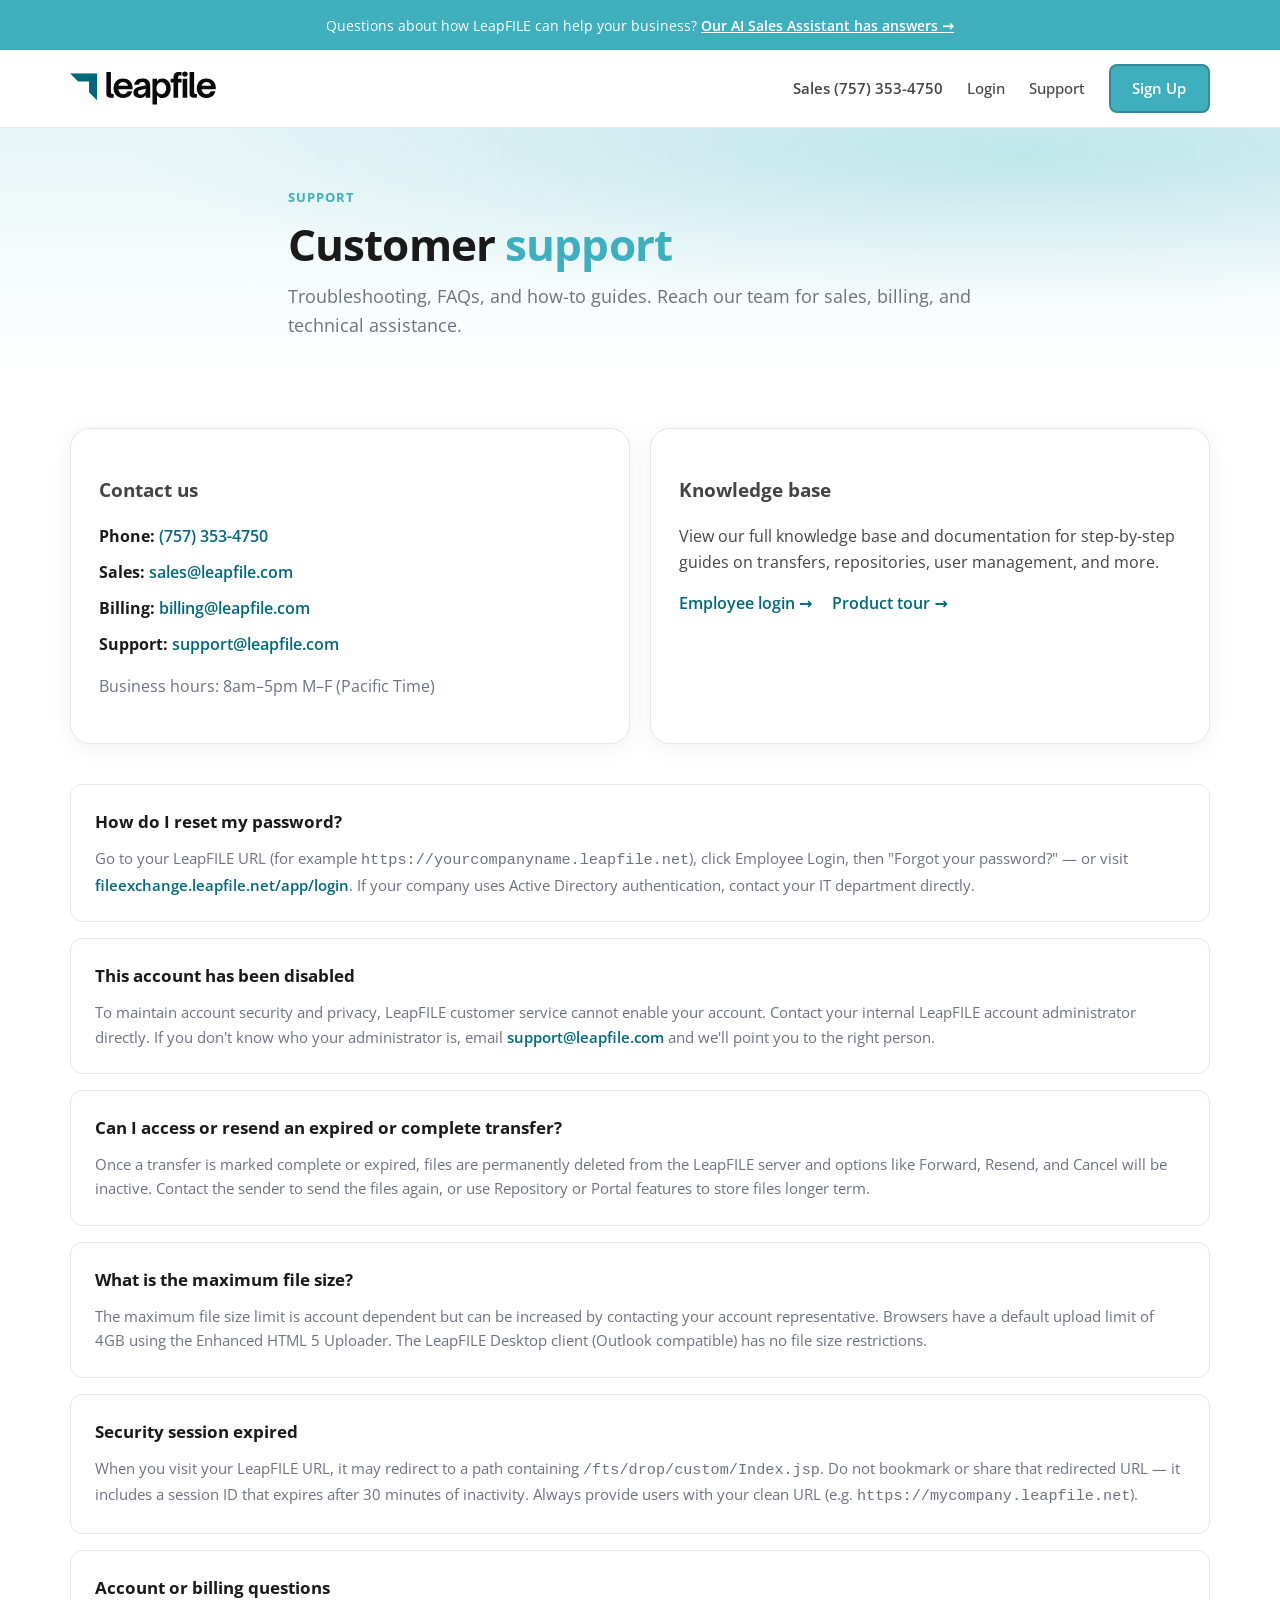
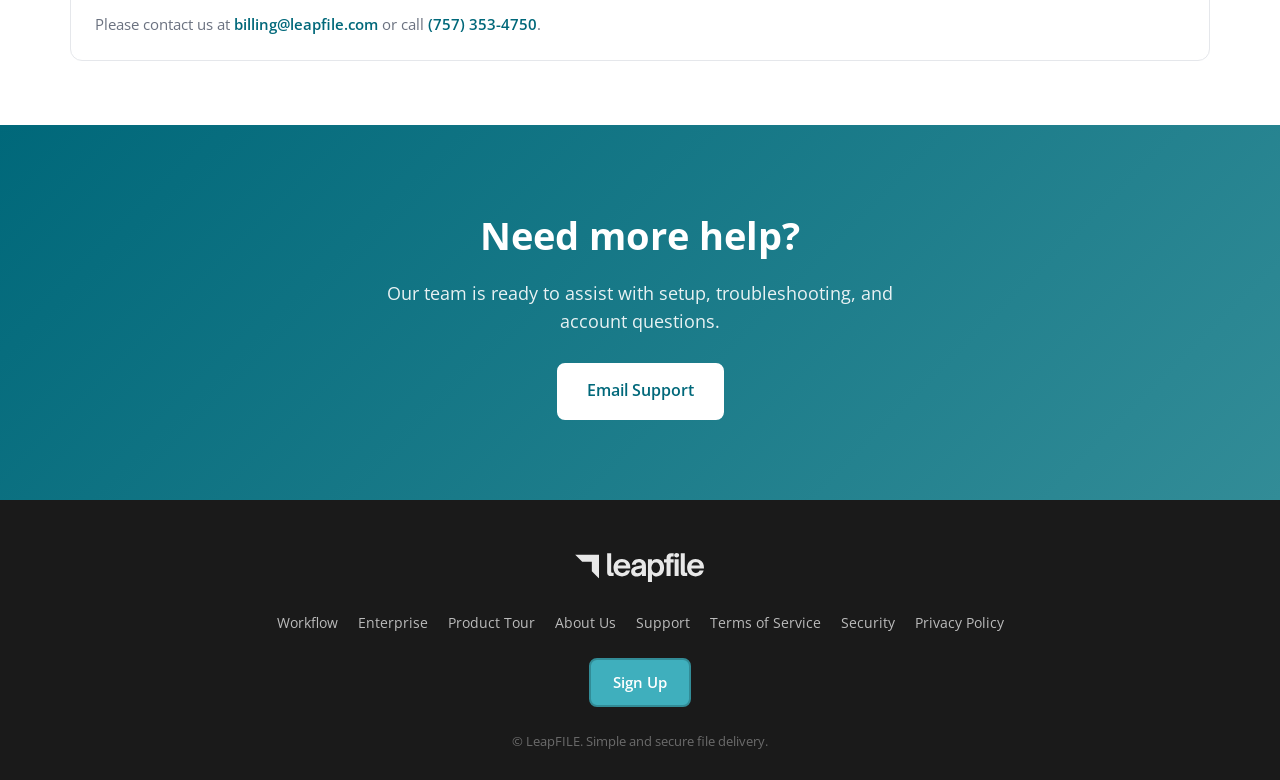
<file: support.html>
<!DOCTYPE html>
<html lang="en">
<head>
  <meta charset="UTF-8" />
  <meta name="viewport" content="width=device-width, initial-scale=1.0" />
  <title>Support | LeapFILE</title>
  <meta name="description" content="LeapFILE customer support, FAQs, and contact information for sales, billing, and technical help." />
  <link rel="preconnect" href="https://fonts.googleapis.com" />
  <link rel="preconnect" href="https://fonts.gstatic.com" crossorigin />
  <link href="https://fonts.googleapis.com/css2?family=Open+Sans:wght@300;400;500;600;700&display=swap" rel="stylesheet" />
  <link rel="stylesheet" href="css/styles.css" />
</head>
<body>
  <a class="skip-link" href="#main">Skip to content</a>
  <div class="promo-banner">
    <a href="https://ai-sales.leapfile.com">Questions about how LeapFILE can help your business? <span>Our AI Sales Assistant has answers →</span></a>
  </div>
  <header class="site-header">
    <div class="container header-inner">
      <a href="index.html" class="logo" aria-label="LeapFILE home"><img src="assets/logo.svg" alt="LeapFILE" width="160" height="48" /></a>
      <button class="nav-toggle" aria-expanded="false" aria-controls="site-nav" aria-label="Toggle menu"><span></span><span></span><span></span></button>
      <nav id="site-nav" class="site-nav">
        <a href="tel:7573534750" class="nav-phone">Sales (757) 353-4750</a>
        <a href="https://fileexchange.leapfile.net/app/login">Login</a>
        <a href="support.html">Support</a>
        <a href="https://fileexchange.leapfile.net/app/signup" class="btn btn-primary">Sign Up</a>
      </nav>
    </div>
  </header>
  <main id="main">
    <section class="page-hero">
      <div class="container page-hero-inner">
        <span class="section-label">Support</span>
        <h1>Customer <span class="text-accent">support</span></h1>
        <p class="page-lead">Troubleshooting, FAQs, and how-to guides. Reach our team for sales, billing, and technical assistance.</p>
      </div>
    </section>
    <section class="page-content">
      <div class="container">
        <div class="content-grid two-col" style="margin-bottom: 2.5rem;">
          <article class="contact-card">
            <h3>Contact us</h3>
            <ul class="contact-list">
              <li><strong>Phone:</strong> <a href="tel:7573534750">(757) 353-4750</a></li>
              <li><strong>Sales:</strong> <a href="mailto:sales@leapfile.com">sales@leapfile.com</a></li>
              <li><strong>Billing:</strong> <a href="mailto:billing@leapfile.com">billing@leapfile.com</a></li>
              <li><strong>Support:</strong> <a href="mailto:support@leapfile.com">support@leapfile.com</a></li>
            </ul>
            <p style="margin-top: 1rem; color: var(--text-muted);">Business hours: 8am–5pm M–F (Pacific Time)</p>
          </article>
          <article class="contact-card">
            <h3>Knowledge base</h3>
            <p>View our full knowledge base and documentation for step-by-step guides on transfers, repositories, user management, and more.</p>
            <div class="inline-link-list">
              <a href="https://fileexchange.leapfile.net/app/login">Employee login →</a>
              <a href="product-tour.html">Product tour →</a>
            </div>
          </article>
        </div>
        <div class="faq-list">
          <article class="faq-item">
            <h3>How do I reset my password?</h3>
            <p>Go to your LeapFILE URL (for example <code>https://yourcompanyname.leapfile.net</code>), click Employee Login, then "Forgot your password?" — or visit <a href="https://fileexchange.leapfile.net/app/login">fileexchange.leapfile.net/app/login</a>. If your company uses Active Directory authentication, contact your IT department directly.</p>
          </article>
          <article class="faq-item">
            <h3>This account has been disabled</h3>
            <p>To maintain account security and privacy, LeapFILE customer service cannot enable your account. Contact your internal LeapFILE account administrator directly. If you don't know who your administrator is, email <a href="mailto:support@leapfile.com">support@leapfile.com</a> and we'll point you to the right person.</p>
          </article>
          <article class="faq-item">
            <h3>Can I access or resend an expired or complete transfer?</h3>
            <p>Once a transfer is marked complete or expired, files are permanently deleted from the LeapFILE server and options like Forward, Resend, and Cancel will be inactive. Contact the sender to send the files again, or use Repository or Portal features to store files longer term.</p>
          </article>
          <article class="faq-item">
            <h3>What is the maximum file size?</h3>
            <p>The maximum file size limit is account dependent but can be increased by contacting your account representative. Browsers have a default upload limit of 4GB using the Enhanced HTML 5 Uploader. The LeapFILE Desktop client (Outlook compatible) has no file size restrictions.</p>
          </article>
          <article class="faq-item">
            <h3>Security session expired</h3>
            <p>When you visit your LeapFILE URL, it may redirect to a path containing <code>/fts/drop/custom/Index.jsp</code>. Do not bookmark or share that redirected URL — it includes a session ID that expires after 30 minutes of inactivity. Always provide users with your clean URL (e.g. <code>https://mycompany.leapfile.net</code>).</p>
          </article>
          <article class="faq-item">
            <h3>Account or billing questions</h3>
            <p>Please contact us at <a href="mailto:billing@leapfile.com">billing@leapfile.com</a> or call <a href="tel:7573534750">(757) 353-4750</a>.</p>
          </article>
        </div>
      </div>
    </section>
    <section class="cta-section">
      <div class="container cta-inner">
        <h2>Need more help?</h2>
        <p>Our team is ready to assist with setup, troubleshooting, and account questions.</p>
        <a href="mailto:support@leapfile.com" class="btn btn-primary btn-lg">Email Support</a>
      </div>
    </section>
  </main>
  <footer class="site-footer">
    <div class="container footer-inner">
      <img src="assets/logo.svg" alt="LeapFILE" width="130" height="39" class="footer-logo" />
      <nav class="footer-nav" aria-label="Footer">
        <a href="business.html">Workflow</a><a href="enterprise.html">Enterprise</a><a href="product-tour.html">Product Tour</a><a href="about.html">About Us</a><a href="support.html">Support</a><a href="termsofservice.html">Terms of Service</a><a href="security.html">Security</a><a href="privacy-policy.html">Privacy Policy</a>
      </nav>
      <a href="https://fileexchange.leapfile.net/app/signup" class="btn btn-primary">Sign Up</a>
      <p class="footer-copy">&copy; LeapFILE. Simple and secure file delivery.</p>
    </div>
  </footer>
  <script src="js/main.js"></script>
</body>
</html>
</file>
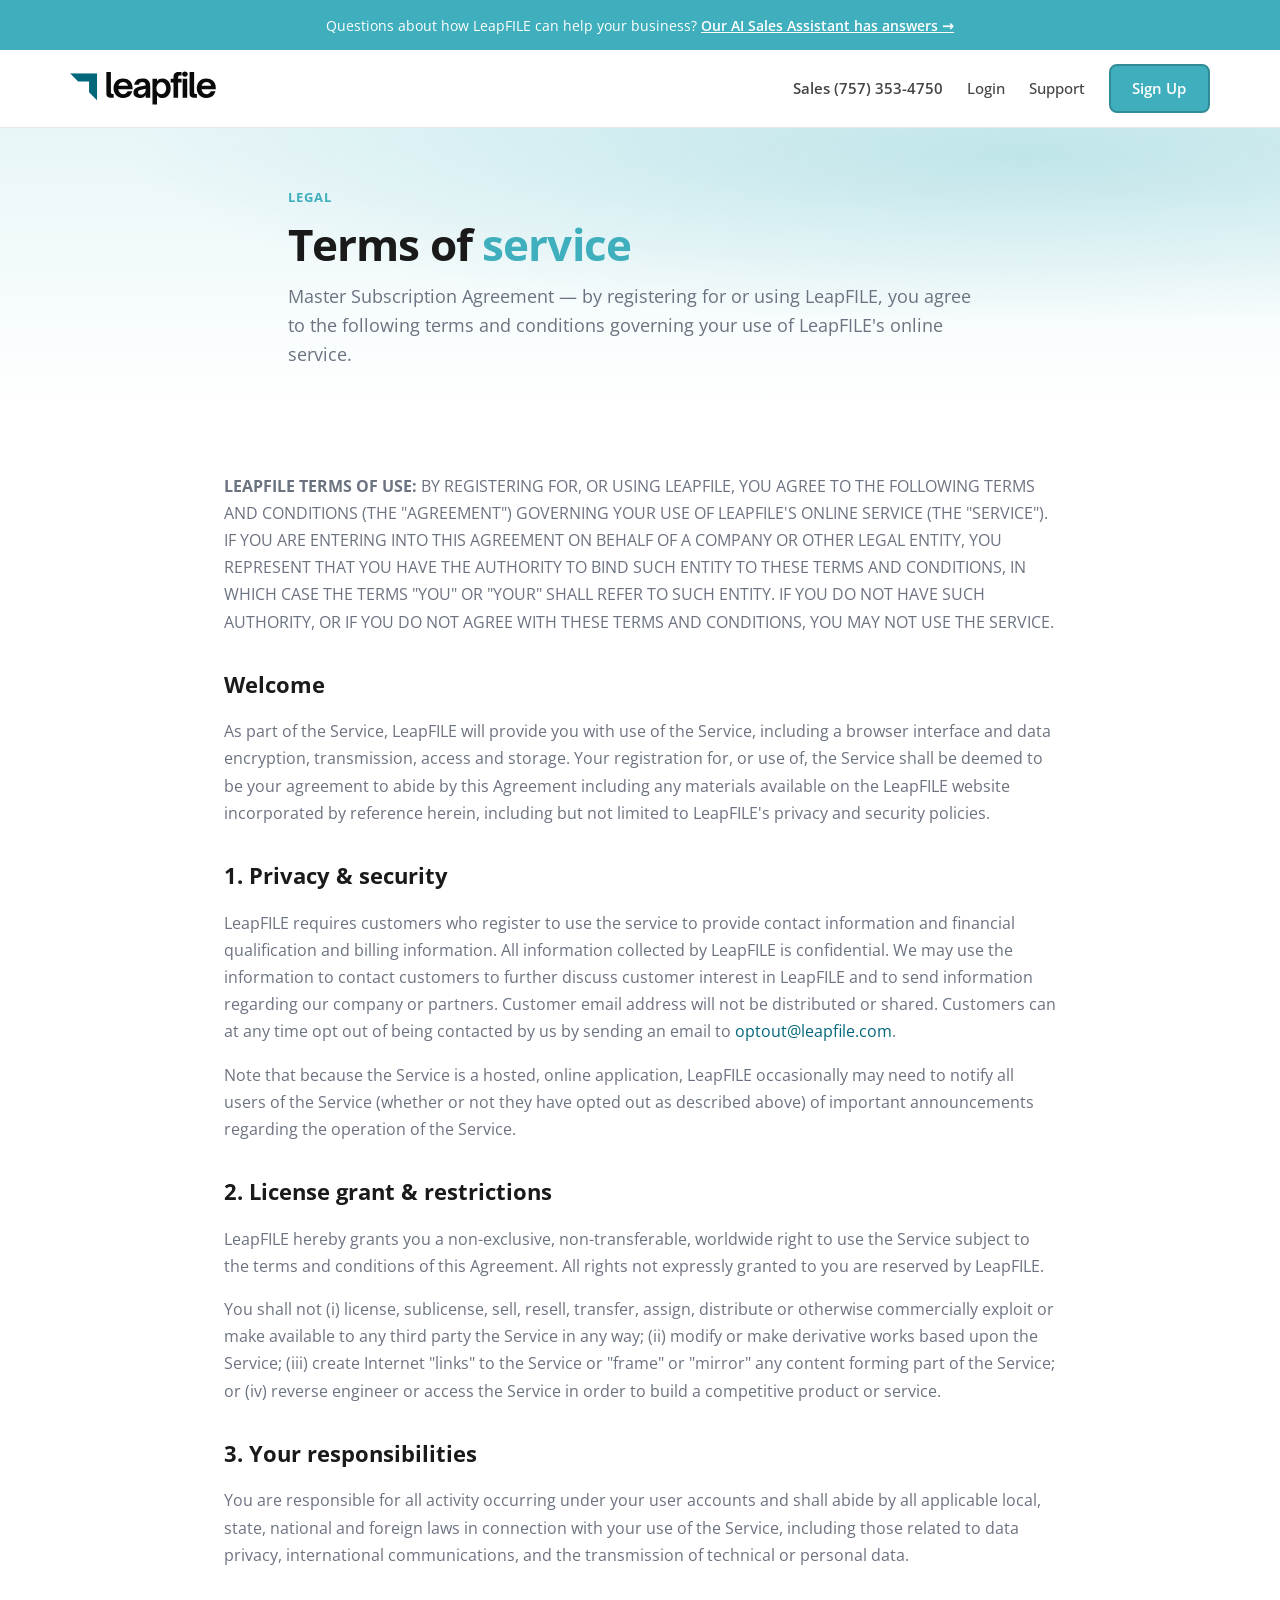
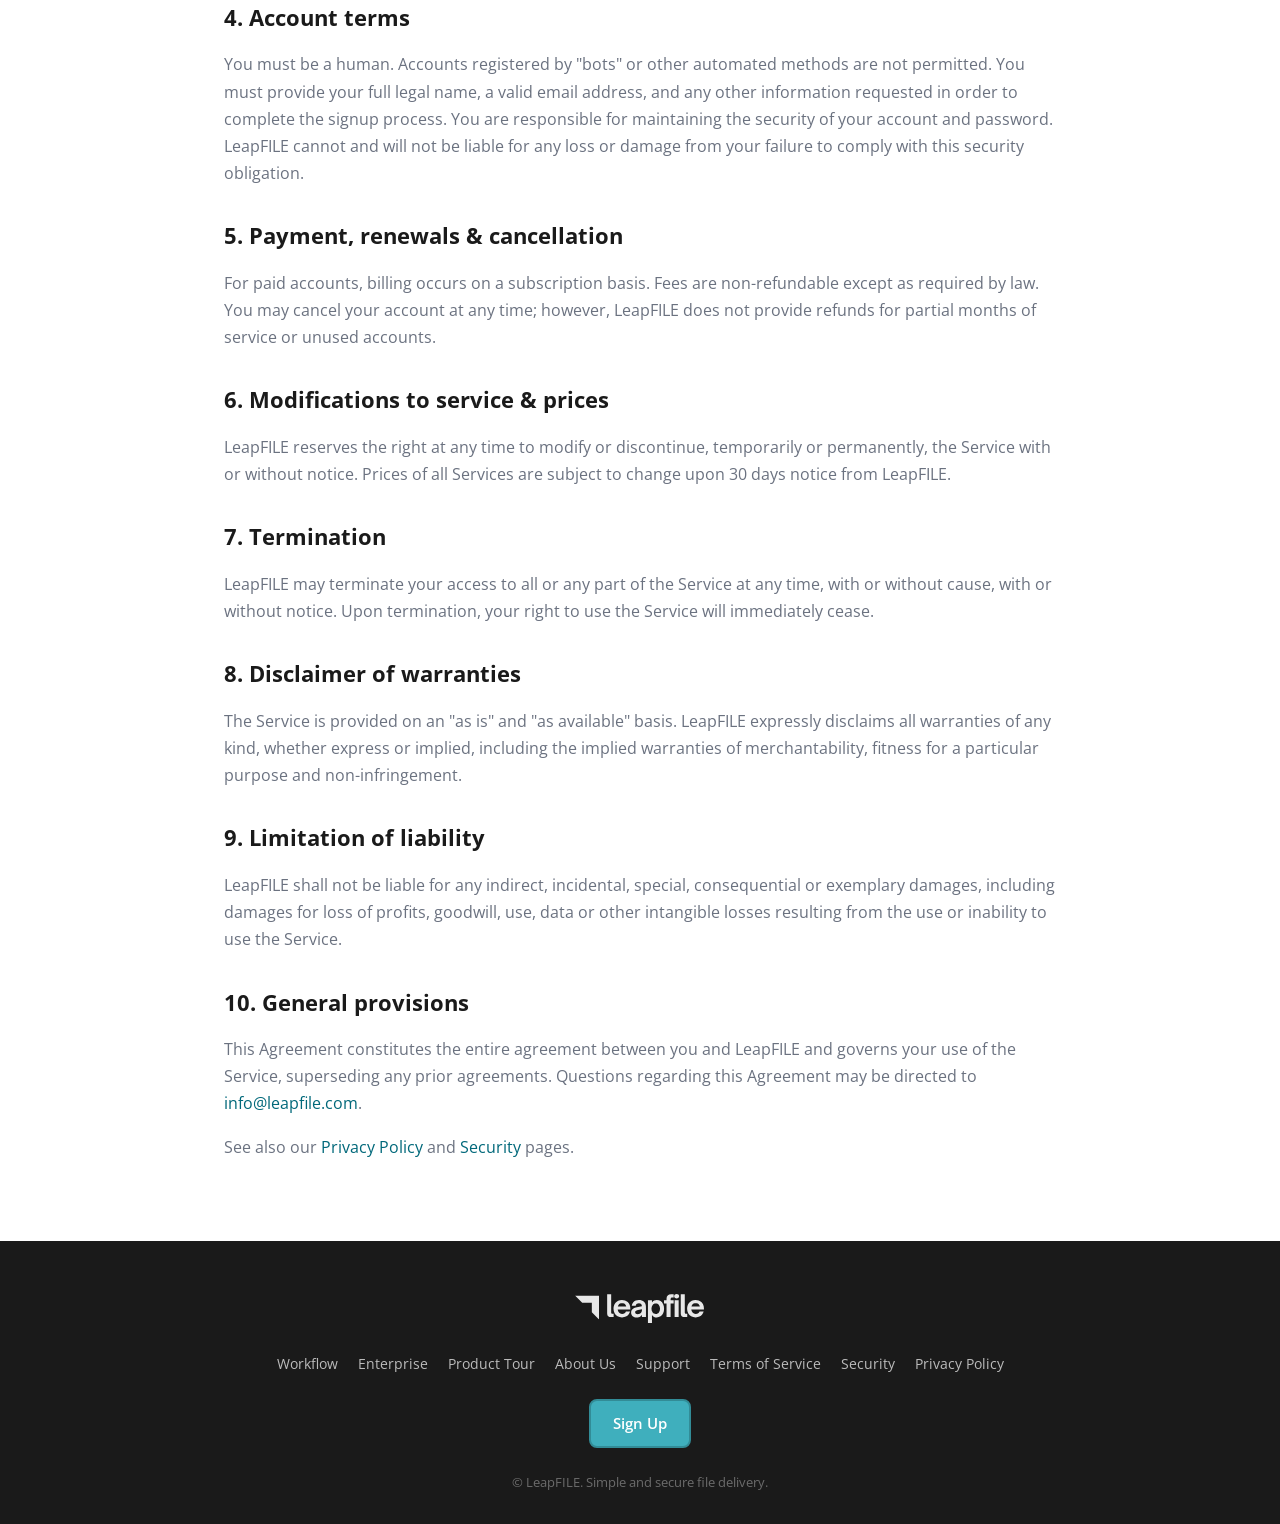
<file: termsofservice.html>
<!DOCTYPE html>
<html lang="en">
<head>
  <meta charset="UTF-8" />
  <meta name="viewport" content="width=device-width, initial-scale=1.0" />
  <title>Terms of Service | LeapFILE</title>
  <meta name="description" content="LeapFILE terms of use and master subscription agreement." />
  <link rel="preconnect" href="https://fonts.googleapis.com" />
  <link rel="preconnect" href="https://fonts.gstatic.com" crossorigin />
  <link href="https://fonts.googleapis.com/css2?family=Open+Sans:wght@300;400;500;600;700&display=swap" rel="stylesheet" />
  <link rel="stylesheet" href="css/styles.css" />
</head>
<body>
  <a class="skip-link" href="#main">Skip to content</a>
  <div class="promo-banner">
    <a href="https://ai-sales.leapfile.com">Questions about how LeapFILE can help your business? <span>Our AI Sales Assistant has answers →</span></a>
  </div>
  <header class="site-header">
    <div class="container header-inner">
      <a href="index.html" class="logo" aria-label="LeapFILE home"><img src="assets/logo.svg" alt="LeapFILE" width="160" height="48" /></a>
      <button class="nav-toggle" aria-expanded="false" aria-controls="site-nav" aria-label="Toggle menu"><span></span><span></span><span></span></button>
      <nav id="site-nav" class="site-nav">
        <a href="tel:7573534750" class="nav-phone">Sales (757) 353-4750</a>
        <a href="https://fileexchange.leapfile.net/app/login">Login</a>
        <a href="support.html">Support</a>
        <a href="https://fileexchange.leapfile.net/app/signup" class="btn btn-primary">Sign Up</a>
      </nav>
    </div>
  </header>
  <main id="main">
    <section class="page-hero">
      <div class="container page-hero-inner">
        <span class="section-label">Legal</span>
        <h1>Terms of <span class="text-accent">service</span></h1>
        <p class="page-lead">Master Subscription Agreement — by registering for or using LeapFILE, you agree to the following terms and conditions governing your use of LeapFILE's online service.</p>
      </div>
    </section>
    <section class="page-content">
      <div class="container legal-content">
        <p><strong>LEAPFILE TERMS OF USE:</strong> BY REGISTERING FOR, OR USING LEAPFILE, YOU AGREE TO THE FOLLOWING TERMS AND CONDITIONS (THE "AGREEMENT") GOVERNING YOUR USE OF LEAPFILE'S ONLINE SERVICE (THE "SERVICE"). IF YOU ARE ENTERING INTO THIS AGREEMENT ON BEHALF OF A COMPANY OR OTHER LEGAL ENTITY, YOU REPRESENT THAT YOU HAVE THE AUTHORITY TO BIND SUCH ENTITY TO THESE TERMS AND CONDITIONS, IN WHICH CASE THE TERMS "YOU" OR "YOUR" SHALL REFER TO SUCH ENTITY. IF YOU DO NOT HAVE SUCH AUTHORITY, OR IF YOU DO NOT AGREE WITH THESE TERMS AND CONDITIONS, YOU MAY NOT USE THE SERVICE.</p>

        <h2>Welcome</h2>
        <p>As part of the Service, LeapFILE will provide you with use of the Service, including a browser interface and data encryption, transmission, access and storage. Your registration for, or use of, the Service shall be deemed to be your agreement to abide by this Agreement including any materials available on the LeapFILE website incorporated by reference herein, including but not limited to LeapFILE's privacy and security policies.</p>

        <h2>1. Privacy &amp; security</h2>
        <p>LeapFILE requires customers who register to use the service to provide contact information and financial qualification and billing information. All information collected by LeapFILE is confidential. We may use the information to contact customers to further discuss customer interest in LeapFILE and to send information regarding our company or partners. Customer email address will not be distributed or shared. Customers can at any time opt out of being contacted by us by sending an email to <a href="mailto:optout@leapfile.com">optout@leapfile.com</a>.</p>
        <p>Note that because the Service is a hosted, online application, LeapFILE occasionally may need to notify all users of the Service (whether or not they have opted out as described above) of important announcements regarding the operation of the Service.</p>

        <h2>2. License grant &amp; restrictions</h2>
        <p>LeapFILE hereby grants you a non-exclusive, non-transferable, worldwide right to use the Service subject to the terms and conditions of this Agreement. All rights not expressly granted to you are reserved by LeapFILE.</p>
        <p>You shall not (i) license, sublicense, sell, resell, transfer, assign, distribute or otherwise commercially exploit or make available to any third party the Service in any way; (ii) modify or make derivative works based upon the Service; (iii) create Internet "links" to the Service or "frame" or "mirror" any content forming part of the Service; or (iv) reverse engineer or access the Service in order to build a competitive product or service.</p>

        <h2>3. Your responsibilities</h2>
        <p>You are responsible for all activity occurring under your user accounts and shall abide by all applicable local, state, national and foreign laws in connection with your use of the Service, including those related to data privacy, international communications, and the transmission of technical or personal data.</p>

        <h2>4. Account terms</h2>
        <p>You must be a human. Accounts registered by "bots" or other automated methods are not permitted. You must provide your full legal name, a valid email address, and any other information requested in order to complete the signup process. You are responsible for maintaining the security of your account and password. LeapFILE cannot and will not be liable for any loss or damage from your failure to comply with this security obligation.</p>

        <h2>5. Payment, renewals &amp; cancellation</h2>
        <p>For paid accounts, billing occurs on a subscription basis. Fees are non-refundable except as required by law. You may cancel your account at any time; however, LeapFILE does not provide refunds for partial months of service or unused accounts.</p>

        <h2>6. Modifications to service &amp; prices</h2>
        <p>LeapFILE reserves the right at any time to modify or discontinue, temporarily or permanently, the Service with or without notice. Prices of all Services are subject to change upon 30 days notice from LeapFILE.</p>

        <h2>7. Termination</h2>
        <p>LeapFILE may terminate your access to all or any part of the Service at any time, with or without cause, with or without notice. Upon termination, your right to use the Service will immediately cease.</p>

        <h2>8. Disclaimer of warranties</h2>
        <p>The Service is provided on an "as is" and "as available" basis. LeapFILE expressly disclaims all warranties of any kind, whether express or implied, including the implied warranties of merchantability, fitness for a particular purpose and non-infringement.</p>

        <h2>9. Limitation of liability</h2>
        <p>LeapFILE shall not be liable for any indirect, incidental, special, consequential or exemplary damages, including damages for loss of profits, goodwill, use, data or other intangible losses resulting from the use or inability to use the Service.</p>

        <h2>10. General provisions</h2>
        <p>This Agreement constitutes the entire agreement between you and LeapFILE and governs your use of the Service, superseding any prior agreements. Questions regarding this Agreement may be directed to <a href="mailto:info@leapfile.com">info@leapfile.com</a>.</p>
        <p>See also our <a href="privacy-policy.html">Privacy Policy</a> and <a href="security.html">Security</a> pages.</p>
      </div>
    </section>
  </main>
  <footer class="site-footer">
    <div class="container footer-inner">
      <img src="assets/logo.svg" alt="LeapFILE" width="130" height="39" class="footer-logo" />
      <nav class="footer-nav" aria-label="Footer">
        <a href="business.html">Workflow</a><a href="enterprise.html">Enterprise</a><a href="product-tour.html">Product Tour</a><a href="about.html">About Us</a><a href="support.html">Support</a><a href="termsofservice.html">Terms of Service</a><a href="security.html">Security</a><a href="privacy-policy.html">Privacy Policy</a>
      </nav>
      <a href="https://fileexchange.leapfile.net/app/signup" class="btn btn-primary">Sign Up</a>
      <p class="footer-copy">&copy; LeapFILE. Simple and secure file delivery.</p>
    </div>
  </footer>
  <script src="js/main.js"></script>
</body>
</html>
</file>
<file: css/styles.css>
/* LeapFILE Remodel — brand colors from leapfile.com */
:root {
  --teal: #3fafbd;
  --teal-dark: #328c97;
  --teal-darker: #00687a;
  --teal-light: #e8f6f8;
  --teal-glow: rgba(63, 175, 189, 0.25);
  --red: #e4272e;
  --text: #444444;
  --text-muted: #6b7280;
  --text-dark: #1a1a1a;
  --bg: #ffffff;
  --bg-subtle: #f7f9fa;
  --bg-dark: #0d2b30;
  --border: #e5e7eb;
  --radius: 12px;
  --radius-lg: 20px;
  --shadow: 0 4px 24px rgba(0, 0, 0, 0.06);
  --shadow-lg: 0 20px 60px rgba(0, 104, 122, 0.12);
  --font: "Open Sans", system-ui, -apple-system, sans-serif;
  --transition: 0.2s ease;
  --container: 1140px;
}

*,
*::before,
*::after {
  box-sizing: border-box;
}

html {
  scroll-behavior: smooth;
}

body {
  margin: 0;
  font-family: var(--font);
  font-size: 1rem;
  line-height: 1.6;
  color: var(--text);
  background: var(--bg);
  -webkit-font-smoothing: antialiased;
}

img {
  max-width: 100%;
  height: auto;
  display: block;
}

a {
  color: var(--teal-darker);
  text-decoration: none;
  transition: color var(--transition);
}

a:hover {
  color: var(--teal);
}

.container {
  width: min(100% - 2rem, var(--container));
  margin-inline: auto;
}

.skip-link {
  position: absolute;
  top: -100%;
  left: 1rem;
  z-index: 1000;
  padding: 0.75rem 1rem;
  background: var(--teal);
  color: #fff;
  border-radius: var(--radius);
}

.skip-link:focus {
  top: 1rem;
}

/* Promo banner */
.promo-banner {
  background: var(--teal);
  color: #fff;
  text-align: center;
  font-size: 0.9rem;
}

.promo-banner a {
  display: block;
  padding: 0.85rem 1rem;
  color: inherit;
}

.promo-banner a:hover {
  color: #fff;
  background: var(--teal-dark);
}

.promo-banner span {
  text-decoration: underline;
  font-weight: 600;
}

/* Header */
.site-header {
  position: sticky;
  top: 0;
  z-index: 100;
  background: rgba(255, 255, 255, 0.92);
  backdrop-filter: blur(12px);
  border-bottom: 1px solid var(--border);
}

.header-inner {
  display: flex;
  align-items: center;
  justify-content: space-between;
  gap: 1.5rem;
  padding: 0.85rem 0;
}

.logo img {
  height: 44px;
  width: auto;
}

.site-nav {
  display: flex;
  align-items: center;
  gap: 1.5rem;
}

.site-nav a:not(.btn) {
  color: var(--text);
  font-size: 0.95rem;
  font-weight: 500;
}

.site-nav a:not(.btn):hover {
  color: var(--teal);
}

.nav-phone {
  font-weight: 600 !important;
}

.nav-toggle {
  display: none;
  flex-direction: column;
  gap: 5px;
  padding: 0.5rem;
  background: none;
  border: none;
  cursor: pointer;
}

.nav-toggle span {
  display: block;
  width: 22px;
  height: 2px;
  background: var(--text-dark);
  border-radius: 2px;
  transition: var(--transition);
}

/* Buttons */
.btn {
  display: inline-flex;
  align-items: center;
  justify-content: center;
  padding: 0.65rem 1.35rem;
  font-family: inherit;
  font-size: 0.95rem;
  font-weight: 600;
  border-radius: 8px;
  border: 2px solid transparent;
  cursor: pointer;
  transition: all var(--transition);
  white-space: nowrap;
}

.btn-primary {
  background: var(--teal);
  color: #fff;
  border-color: var(--teal-dark);
}

.btn-primary:hover {
  background: var(--teal-dark);
  color: #fff;
  transform: translateY(-1px);
  box-shadow: 0 4px 16px var(--teal-glow);
}

.btn-ghost {
  background: transparent;
  color: var(--teal-darker);
  border-color: var(--border);
}

.btn-ghost:hover {
  border-color: var(--teal);
  color: var(--teal);
  background: var(--teal-light);
}

.btn-lg {
  padding: 0.85rem 1.75rem;
  font-size: 1rem;
}

/* Hero */
.hero {
  padding: 4rem 0 5rem;
  background:
    radial-gradient(ellipse 80% 60% at 70% 20%, var(--teal-glow), transparent),
    linear-gradient(180deg, var(--teal-light) 0%, var(--bg) 70%);
  overflow: hidden;
}

.hero-grid {
  display: grid;
  grid-template-columns: 1fr 1fr;
  gap: 3rem;
  align-items: center;
}

.hero-content,
.hero-visual {
  min-width: 0;
}

.hero-badge {
  display: inline-flex;
  align-items: center;
  gap: 0.5rem;
  padding: 0.4rem 0.9rem;
  margin-bottom: 1.25rem;
  background: #fff;
  border: 1px solid rgba(63, 175, 189, 0.3);
  border-radius: 100px;
  font-size: 0.85rem;
  font-weight: 600;
  color: var(--teal-darker);
}

.hero h1 {
  margin: 0 0 1rem;
  font-size: clamp(2.25rem, 4.5vw, 3.25rem);
  font-weight: 700;
  line-height: 1.15;
  color: var(--text-dark);
  letter-spacing: -0.02em;
}

.text-accent {
  color: var(--teal);
}

.hero-lead {
  margin: 0 0 1.75rem;
  font-size: 1.15rem;
  color: var(--text-muted);
  max-width: 32rem;
}

.hero-actions {
  display: flex;
  flex-wrap: wrap;
  gap: 0.75rem;
  margin-bottom: 2.5rem;
}

.hero-trust {
  display: flex;
  flex-wrap: wrap;
  gap: 2rem;
  margin: 0;
  padding: 0;
  list-style: none;
}

.hero-trust li {
  display: flex;
  flex-direction: column;
}

.hero-trust strong {
  font-size: 0.95rem;
  color: var(--teal-darker);
}

.hero-trust span {
  font-size: 0.8rem;
  color: var(--text-muted);
}

/* Hero visual — upload animation */
.hero-visual {
  position: relative;
  min-width: 0;
}

.hero-glow {
  position: absolute;
  inset: 10% -10% -10% 10%;
  background: radial-gradient(circle, var(--teal-glow), transparent 70%);
  z-index: 0;
  pointer-events: none;
}

.upload-panel {
  --duration: 9s;
  position: relative;
  z-index: 1;
  width: 100%;
  max-width: 100%;
  padding: 1.5rem;
  background: #fff;
  border-radius: var(--radius-lg);
  box-shadow: var(--shadow-lg);
  border: 1px solid var(--border);
}

.upload-panel-header {
  display: flex;
  justify-content: space-between;
  align-items: center;
  gap: 0.75rem;
  margin-bottom: 1.25rem;
}

.transfer-status {
  display: flex;
  align-items: center;
  gap: 0.5rem;
  font-size: 0.85rem;
  font-weight: 600;
  color: var(--teal-darker);
  min-width: 0;
  flex: 1;
}

.upload-status-text {
  position: relative;
  display: inline-block;
  min-width: 9rem;
  height: 1.1rem;
}

.status-msg {
  position: absolute;
  left: 0;
  top: 0;
  white-space: nowrap;
  opacity: 0;
  animation-duration: var(--duration);
  animation-timing-function: ease-out;
  animation-fill-mode: forwards;
}

.status-msg--active {
  animation-name: statusActive;
}

.status-msg--done {
  animation-name: statusDone;
}

@keyframes statusActive {
  0%, 72% { opacity: 1; }
  78%, 100% { opacity: 0; }
}

@keyframes statusDone {
  0%, 72% { opacity: 0; }
  78%, 100% { opacity: 1; }
}

.status-dot {
  width: 8px;
  height: 8px;
  background: #22c55e;
  border-radius: 50%;
  animation: pulse 1.5s ease-in-out infinite;
}

@keyframes pulse {
  0%, 100% { opacity: 1; }
  50% { opacity: 0.5; }
}

.transfer-badge {
  flex-shrink: 0;
  padding: 0.25rem 0.65rem;
  background: var(--teal-light);
  color: var(--teal-darker);
  font-size: 0.75rem;
  font-weight: 700;
  border-radius: 100px;
  text-transform: uppercase;
  letter-spacing: 0.04em;
}

.upload-list {
  margin: 0;
  padding: 0;
  list-style: none;
  display: flex;
  flex-direction: column;
  gap: 0.75rem;
}

.upload-file {
  padding: 0.75rem;
  border-radius: var(--radius);
  border: 1px solid transparent;
  animation-duration: var(--duration);
  animation-timing-function: ease-out;
  animation-fill-mode: forwards;
}

.upload-file:nth-child(1) { animation-name: file1Row; }
.upload-file:nth-child(2) { animation-name: file2Row; }
.upload-file:nth-child(3) { animation-name: file3Row; }

@keyframes file1Row {
  0%, 2% { background: var(--bg-subtle); border-color: transparent; }
  2%, 20% { background: var(--teal-light); border-color: rgba(63, 175, 189, 0.35); }
  20%, 24% { background: #ecfdf5; border-color: rgba(34, 197, 94, 0.4); }
  24%, 100% { background: #f0fdf4; border-color: rgba(34, 197, 94, 0.15); }
}

@keyframes file2Row {
  0%, 27% { background: var(--bg-subtle); border-color: transparent; }
  27%, 45% { background: var(--teal-light); border-color: rgba(63, 175, 189, 0.35); }
  45%, 49% { background: #ecfdf5; border-color: rgba(34, 197, 94, 0.4); }
  49%, 100% { background: #f0fdf4; border-color: rgba(34, 197, 94, 0.15); }
}

@keyframes file3Row {
  0%, 52% { background: var(--bg-subtle); border-color: transparent; }
  52%, 70% { background: var(--teal-light); border-color: rgba(63, 175, 189, 0.35); }
  70%, 74% { background: #ecfdf5; border-color: rgba(34, 197, 94, 0.4); }
  74%, 100% { background: #f0fdf4; border-color: rgba(34, 197, 94, 0.15); }
}

.upload-file-row {
  display: flex;
  align-items: center;
  gap: 0.75rem;
  min-width: 0;
}

.file-icon {
  display: flex;
  align-items: center;
  justify-content: center;
  width: 40px;
  height: 40px;
  background: #fff;
  color: var(--teal-darker);
  border-radius: 10px;
  flex-shrink: 0;
}

.file-icon--secure {
  color: var(--teal-darker);
  background: var(--teal-light);
}

.file-details {
  display: flex;
  flex-direction: column;
  flex: 1;
  min-width: 0;
}

.file-name {
  font-weight: 600;
  font-size: 0.9rem;
  color: var(--text-dark);
  white-space: nowrap;
  overflow: hidden;
  text-overflow: ellipsis;
}

.file-meta {
  font-size: 0.75rem;
  color: var(--text-muted);
}

.upload-state {
  position: relative;
  width: 5.5rem;
  height: 1.1rem;
  flex-shrink: 0;
}

.state-label {
  position: absolute;
  inset: 0;
  font-size: 0.72rem;
  font-weight: 600;
  text-align: right;
  opacity: 0;
  animation-duration: var(--duration);
  animation-timing-function: linear;
  animation-fill-mode: forwards;
}

.upload-file:nth-child(1) .state-waiting { animation-name: state1Waiting; }
.upload-file:nth-child(1) .state-uploading { animation-name: state1Uploading; }
.upload-file:nth-child(1) .state-done { animation-name: state1Done; }
.upload-file:nth-child(2) .state-waiting { animation-name: state2Waiting; }
.upload-file:nth-child(2) .state-uploading { animation-name: state2Uploading; }
.upload-file:nth-child(2) .state-done { animation-name: state2Done; }
.upload-file:nth-child(3) .state-waiting { animation-name: state3Waiting; }
.upload-file:nth-child(3) .state-uploading { animation-name: state3Uploading; }
.upload-file:nth-child(3) .state-done { animation-name: state3Done; }

.state-waiting { color: var(--text-muted); }
.state-uploading { color: var(--teal-darker); }
.state-done { color: #16a34a; }

@keyframes state1Waiting {
  0%, 2% { opacity: 1; }
  2.01%, 100% { opacity: 0; }
}

@keyframes state1Uploading {
  0%, 2% { opacity: 0; }
  2.01%, 20% { opacity: 1; }
  20.01%, 100% { opacity: 0; }
}

@keyframes state1Done {
  0%, 20% { opacity: 0; }
  20.01%, 100% { opacity: 1; }
}

@keyframes state2Waiting {
  0%, 27% { opacity: 1; }
  27.01%, 100% { opacity: 0; }
}

@keyframes state2Uploading {
  0%, 27% { opacity: 0; }
  27.01%, 45% { opacity: 1; }
  45.01%, 100% { opacity: 0; }
}

@keyframes state2Done {
  0%, 45% { opacity: 0; }
  45.01%, 100% { opacity: 1; }
}

@keyframes state3Waiting {
  0%, 52% { opacity: 1; }
  52.01%, 100% { opacity: 0; }
}

@keyframes state3Uploading {
  0%, 52% { opacity: 0; }
  52.01%, 70% { opacity: 1; }
  70.01%, 100% { opacity: 0; }
}

@keyframes state3Done {
  0%, 70% { opacity: 0; }
  70.01%, 100% { opacity: 1; }
}

.upload-file-bar {
  height: 5px;
  margin-top: 0.6rem;
  background: rgba(0, 0, 0, 0.06);
  border-radius: 100px;
  overflow: hidden;
}

.bar-fill {
  display: block;
  height: 100%;
  width: 0;
  border-radius: 100px;
  background: linear-gradient(90deg, var(--teal), var(--teal-darker));
  animation-duration: var(--duration);
  animation-timing-function: linear;
  animation-fill-mode: forwards;
}

.upload-file:nth-child(1) .bar-fill { animation-name: bar1Fill; }
.upload-file:nth-child(2) .bar-fill { animation-name: bar2Fill; }
.upload-file:nth-child(3) .bar-fill { animation-name: bar3Fill; }

@keyframes bar1Fill {
  0%, 2% { width: 0%; }
  2.01%, 20% { width: 100%; }
  20.01%, 100% { width: 100%; }
}

@keyframes bar2Fill {
  0%, 27% { width: 0%; }
  27.01%, 45% { width: 100%; }
  45.01%, 100% { width: 100%; }
}

@keyframes bar3Fill {
  0%, 52% { width: 0%; }
  52.01%, 70% { width: 100%; }
  70.01%, 100% { width: 100%; }
}

.upload-panel-footer {
  position: relative;
  margin-top: 1.25rem;
  padding-top: 1rem;
  border-top: 1px solid var(--border);
  min-height: 1.35rem;
  font-size: 0.8rem;
  font-weight: 600;
  text-align: center;
}

.footer-phase {
  position: absolute;
  inset: 1rem 0 0;
  display: inline-flex;
  align-items: center;
  justify-content: center;
  gap: 0.5rem;
  width: 100%;
  padding: 0 0.25rem;
  opacity: 0;
  line-height: 1.35;
  animation-duration: var(--duration);
  animation-timing-function: ease-out;
  animation-fill-mode: forwards;
}

.footer-phase-active {
  color: var(--teal-darker);
  animation-name: footerActive;
}

.footer-phase-complete {
  color: #16a34a;
  animation-name: footerComplete;
}

@keyframes footerActive {
  0%, 72% { opacity: 1; }
  78%, 100% { opacity: 0; }
}

@keyframes footerComplete {
  0%, 72% { opacity: 0; }
  78%, 100% { opacity: 1; }
}

.footer-spinner {
  width: 12px;
  height: 12px;
  border: 2px solid var(--teal-light);
  border-top-color: var(--teal);
  border-radius: 50%;
  animation: spin 0.7s linear infinite;
}

@keyframes spin {
  to { transform: rotate(360deg); }
}

@media (prefers-reduced-motion: reduce) {
  .upload-file,
  .bar-fill,
  .state-label,
  .footer-phase,
  .status-msg,
  .status-dot,
  .footer-spinner {
    animation: none !important;
  }

  .upload-file {
    background: #f0fdf4;
    border-color: rgba(34, 197, 94, 0.15);
  }

  .upload-file .bar-fill { width: 100%; }
  .upload-file .state-done { opacity: 1; }
  .status-msg--done,
  .footer-phase-complete { opacity: 1; }
}

/* Section shared */
.section-header {
  margin-bottom: 3rem;
}

.section-header.centered {
  text-align: center;
  max-width: 42rem;
  margin-inline: auto;
  margin-bottom: 3rem;
}

.section-label {
  display: inline-block;
  margin-bottom: 0.75rem;
  font-size: 0.8rem;
  font-weight: 700;
  text-transform: uppercase;
  letter-spacing: 0.08em;
  color: var(--teal);
}

.section-header h2,
.feature-copy h2,
.workflow-copy h2 {
  margin: 0 0 1rem;
  font-size: clamp(1.75rem, 3vw, 2.35rem);
  font-weight: 700;
  line-height: 1.2;
  color: var(--text-dark);
  letter-spacing: -0.02em;
}

.section-header p {
  margin: 0;
  color: var(--text-muted);
  font-size: 1.05rem;
}

/* Security section */
.security-section {
  padding: 5rem 0;
  background: var(--bg-dark);
  color: #fff;
}

.security-section .section-label {
  color: var(--teal);
}

.security-section h2 {
  color: #fff;
}

.security-section .section-header p {
  color: rgba(255, 255, 255, 0.75);
}

.security-grid {
  display: grid;
  grid-template-columns: repeat(2, 1fr);
  gap: 1.25rem;
}

.security-card {
  padding: 1.75rem;
  background: rgba(255, 255, 255, 0.05);
  border: 1px solid rgba(255, 255, 255, 0.1);
  border-radius: var(--radius-lg);
  transition: all var(--transition);
}

.security-card:hover {
  background: rgba(255, 255, 255, 0.08);
  border-color: rgba(63, 175, 189, 0.4);
  transform: translateY(-2px);
}

.security-card.featured {
  grid-row: span 2;
  background: linear-gradient(145deg, rgba(63, 175, 189, 0.2), rgba(0, 104, 122, 0.3));
  border-color: rgba(63, 175, 189, 0.35);
}

.security-icon {
  display: flex;
  align-items: center;
  justify-content: center;
  width: 56px;
  height: 56px;
  margin-bottom: 1.25rem;
  background: rgba(63, 175, 189, 0.2);
  color: var(--teal);
  border-radius: 14px;
}

.security-card h3 {
  margin: 0 0 0.75rem;
  font-size: 1.15rem;
  color: #fff;
}

.security-card p {
  margin: 0;
  font-size: 0.95rem;
  color: rgba(255, 255, 255, 0.7);
  line-height: 1.65;
}

.card-link {
  display: inline-block;
  margin-top: 1rem;
  font-weight: 600;
  font-size: 0.9rem;
  color: var(--teal);
}

.card-link:hover {
  color: #fff;
}

.security-card .card-link {
  margin-top: 1.25rem;
}

/* Features */
.features-section {
  padding: 5rem 0;
}

.feature-row {
  display: grid;
  grid-template-columns: 1fr 1fr;
  gap: 4rem;
  align-items: center;
  padding: 3rem 0;
}

.feature-row + .feature-row {
  border-top: 1px solid var(--border);
}

.feature-row.reverse {
  direction: rtl;
}

.feature-row.reverse > * {
  direction: ltr;
}

.feature-copy p {
  color: var(--text-muted);
  font-size: 1.05rem;
  margin: 0 0 1.25rem;
}

.feature-list {
  margin: 0;
  padding: 0;
  list-style: none;
}

.feature-list li {
  position: relative;
  padding-left: 1.5rem;
  margin-bottom: 0.65rem;
  color: var(--text);
  font-size: 0.95rem;
}

.feature-list li::before {
  content: "";
  position: absolute;
  left: 0;
  top: 0.55em;
  width: 8px;
  height: 8px;
  background: var(--teal);
  border-radius: 50%;
}

/* Browser mockup */
.browser-mockup {
  background: #fff;
  border-radius: var(--radius-lg);
  box-shadow: var(--shadow-lg);
  border: 1px solid var(--border);
  overflow: hidden;
}

.browser-bar {
  display: flex;
  gap: 6px;
  padding: 0.85rem 1rem;
  background: var(--bg-subtle);
  border-bottom: 1px solid var(--border);
}

.browser-bar span {
  width: 10px;
  height: 10px;
  border-radius: 50%;
  background: #d1d5db;
}

.browser-bar span:first-child { background: #fca5a5; }
.browser-bar span:nth-child(2) { background: #fcd34d; }
.browser-bar span:nth-child(3) { background: #86efac; }

.browser-content {
  padding: 2rem;
}

.mock-brand {
  margin-bottom: 1.5rem;
  font-size: 0.85rem;
  font-weight: 600;
  color: var(--teal-darker);
}

.mock-upload {
  display: flex;
  flex-direction: column;
  align-items: center;
  gap: 0.75rem;
  padding: 2.5rem 1.5rem;
  border: 2px dashed var(--teal);
  border-radius: var(--radius);
  background: var(--teal-light);
  color: var(--teal-darker);
  text-align: center;
}

.mock-upload svg {
  opacity: 0.8;
}

.mock-upload small {
  font-size: 0.8rem;
  color: var(--text-muted);
}

/* Notifications */
.notification-stack {
  display: flex;
  flex-direction: column;
  gap: 0.85rem;
}

.notification-card {
  display: flex;
  align-items: center;
  gap: 1rem;
  padding: 1rem 1.25rem;
  background: #fff;
  border-radius: var(--radius);
  box-shadow: var(--shadow);
  border: 1px solid var(--border);
  animation: slideIn 0.5s ease backwards;
}

.notification-card:nth-child(2) { animation-delay: 0.1s; }
.notification-card:nth-child(3) { animation-delay: 0.2s; }

@keyframes slideIn {
  from {
    opacity: 0;
    transform: translateX(20px);
  }
}

.notif-icon {
  display: flex;
  align-items: center;
  justify-content: center;
  width: 36px;
  height: 36px;
  border-radius: 10px;
  font-size: 0.9rem;
  flex-shrink: 0;
}

.notif-icon.success {
  background: #dcfce7;
  color: #16a34a;
}

.notif-icon.info {
  background: var(--teal-light);
  color: var(--teal-darker);
}

.notif-icon.secure {
  background: #fef3c7;
  color: #b45309;
}

.notification-card strong {
  display: block;
  font-size: 0.9rem;
  color: var(--text-dark);
}

.notification-card span {
  font-size: 0.8rem;
  color: var(--text-muted);
}

/* Video */
.video-wrapper {
  position: relative;
  padding-bottom: 56.25%;
  border-radius: var(--radius-lg);
  overflow: hidden;
  box-shadow: var(--shadow-lg);
  border: 1px solid var(--border);
}

.video-wrapper iframe {
  position: absolute;
  inset: 0;
  width: 100%;
  height: 100%;
  border: 0;
}

/* Workflow */
.workflow-section {
  padding: 5rem 0;
  background: var(--bg-subtle);
}

.workflow-inner {
  display: grid;
  grid-template-columns: 1fr 1.2fr;
  gap: 3rem;
  align-items: start;
}

.workflow-copy p {
  color: var(--text-muted);
  margin: 0 0 1rem;
}

.workflow-cards {
  display: grid;
  gap: 1rem;
}

.workflow-card {
  padding: 1.5rem;
  background: #fff;
  border-radius: var(--radius);
  border: 1px solid var(--border);
  transition: all var(--transition);
}

.workflow-card:hover {
  border-color: var(--teal);
  box-shadow: var(--shadow);
}

.workflow-num {
  display: inline-block;
  margin-bottom: 0.5rem;
  font-size: 0.75rem;
  font-weight: 700;
  color: var(--teal);
  letter-spacing: 0.05em;
}

.workflow-card h4 {
  margin: 0 0 0.35rem;
  color: var(--text-dark);
}

.workflow-card p {
  margin: 0;
  font-size: 0.9rem;
  color: var(--text-muted);
}

/* Testimonials */
.testimonials-section {
  padding: 5rem 0;
}

.testimonials-grid {
  display: grid;
  grid-template-columns: repeat(3, 1fr);
  gap: 1.5rem;
}

.testimonial-card {
  margin: 0;
  padding: 2rem;
  background: #fff;
  border-radius: var(--radius-lg);
  border: 1px solid var(--border);
  box-shadow: var(--shadow);
}

.testimonial-card p {
  margin: 0 0 1.5rem;
  font-size: 0.95rem;
  font-style: italic;
  color: var(--text);
  line-height: 1.7;
}

.testimonial-card footer {
  border-top: 1px solid var(--border);
  padding-top: 1rem;
}

.testimonial-card cite {
  display: block;
  font-style: normal;
  font-weight: 700;
  color: var(--text-dark);
  font-size: 0.9rem;
}

.testimonial-card footer span {
  font-size: 0.8rem;
  color: var(--text-muted);
}

/* CTA */
.cta-section {
  padding: 5rem 0;
  background: linear-gradient(135deg, var(--teal-darker), var(--teal-dark));
  color: #fff;
  text-align: center;
}

.cta-inner h2 {
  margin: 0 0 0.75rem;
  font-size: clamp(1.75rem, 3vw, 2.5rem);
  color: #fff;
}

.cta-inner p {
  margin: 0 0 1.75rem;
  font-size: 1.1rem;
  opacity: 0.9;
  max-width: 36rem;
  margin-inline: auto;
}

.cta-section .btn-primary {
  background: #fff;
  color: var(--teal-darker);
  border-color: #fff;
}

.cta-section .btn-primary:hover {
  background: var(--teal-light);
  color: var(--teal-darker);
}

/* Footer */
.site-footer {
  padding: 3rem 0 2rem;
  background: var(--text-dark);
  color: rgba(255, 255, 255, 0.7);
}

.footer-inner {
  display: flex;
  flex-direction: column;
  align-items: center;
  gap: 1.5rem;
  text-align: center;
}

.footer-logo {
  filter: brightness(0) invert(1);
  opacity: 0.9;
}

.footer-nav {
  display: flex;
  flex-wrap: wrap;
  justify-content: center;
  gap: 0.5rem 1.25rem;
}

.footer-nav a {
  color: rgba(255, 255, 255, 0.7);
  font-size: 0.9rem;
}

.footer-nav a:hover {
  color: var(--teal);
}

.footer-copy {
  margin: 0;
  font-size: 0.8rem;
  opacity: 0.5;
}

/* Interior pages */
.page-hero {
  padding: 3.5rem 0 2.5rem;
  background:
    radial-gradient(ellipse 70% 60% at 80% 10%, var(--teal-glow), transparent),
    linear-gradient(180deg, var(--teal-light) 0%, var(--bg) 100%);
}

.page-hero-inner {
  max-width: 44rem;
}

.page-hero h1 {
  margin: 0 0 0.75rem;
  font-size: clamp(2rem, 4vw, 2.75rem);
  font-weight: 700;
  line-height: 1.15;
  color: var(--text-dark);
  letter-spacing: -0.02em;
}

.page-hero .page-lead {
  margin: 0;
  font-size: 1.1rem;
  color: var(--text-muted);
  line-height: 1.65;
}

.page-hero .hero-actions {
  margin-top: 1.5rem;
}

.page-content {
  padding: 3rem 0 4rem;
}

.page-content + .cta-section {
  margin-top: 0;
}

.content-grid {
  display: grid;
  gap: 1.25rem;
}

.content-grid.two-col {
  grid-template-columns: repeat(2, 1fr);
}

.info-card,
.content-card,
.contact-card {
  padding: 1.75rem;
  background: #fff;
  border: 1px solid var(--border);
  border-radius: var(--radius-lg);
  box-shadow: var(--shadow);
}

.info-card h3,
.content-card h3 {
  margin: 0 0 0.75rem;
  font-size: 1.15rem;
  color: var(--text-dark);
}

.info-card p,
.content-card p {
  margin: 0 0 0.75rem;
  color: var(--text-muted);
}

.info-card p:last-child,
.content-card p:last-child {
  margin-bottom: 0;
}

.feature-grid {
  display: grid;
  grid-template-columns: repeat(3, 1fr);
  gap: 1.25rem;
}

.feature-tile {
  padding: 1.5rem;
  background: var(--bg-subtle);
  border: 1px solid var(--border);
  border-radius: var(--radius);
}

.feature-tile h4 {
  margin: 0 0 0.5rem;
  color: var(--text-dark);
}

.feature-tile p {
  margin: 0;
  font-size: 0.95rem;
  color: var(--text-muted);
}

.feature-tile ul {
  margin: 0.75rem 0 0;
  padding-left: 1.1rem;
  color: var(--text-muted);
  font-size: 0.9rem;
}

.tour-section {
  padding: 2.5rem 0;
  border-bottom: 1px solid var(--border);
}

.tour-section:last-child {
  border-bottom: none;
}

.tour-section h2 {
  margin: 0 0 1rem;
  font-size: 1.5rem;
  color: var(--text-dark);
}

.tour-list {
  display: grid;
  grid-template-columns: repeat(2, 1fr);
  gap: 0.75rem 1.5rem;
  margin: 0;
  padding: 0;
  list-style: none;
}

.tour-list li {
  position: relative;
  padding-left: 1.25rem;
  color: var(--text-muted);
  font-size: 0.95rem;
}

.tour-list li::before {
  content: "";
  position: absolute;
  left: 0;
  top: 0.55em;
  width: 7px;
  height: 7px;
  border-radius: 50%;
  background: var(--teal);
}

.faq-list {
  display: grid;
  gap: 1rem;
}

.faq-item {
  padding: 1.5rem;
  background: #fff;
  border: 1px solid var(--border);
  border-radius: var(--radius);
}

.faq-item h3 {
  margin: 0 0 0.65rem;
  font-size: 1.05rem;
  color: var(--text-dark);
}

.faq-item p {
  margin: 0;
  color: var(--text-muted);
  font-size: 0.95rem;
}

.faq-item a {
  font-weight: 600;
}

.team-grid {
  display: grid;
  grid-template-columns: repeat(2, 1fr);
  gap: 1.25rem;
}

.team-card h3 {
  margin: 0 0 0.25rem;
  color: var(--text-dark);
}

.team-card .team-role {
  display: block;
  margin-bottom: 0.75rem;
  font-size: 0.85rem;
  font-weight: 600;
  color: var(--teal);
}

.team-card p {
  margin: 0;
  color: var(--text-muted);
  font-size: 0.95rem;
}

.contact-list {
  margin: 0;
  padding: 0;
  list-style: none;
}

.contact-list li {
  margin-bottom: 0.65rem;
  color: var(--text-muted);
}

.contact-list strong {
  color: var(--text-dark);
}

.contact-list a {
  font-weight: 600;
}

.map-embed {
  border: 0;
  border-radius: var(--radius-lg);
  width: 100%;
  min-height: 280px;
  box-shadow: var(--shadow);
}

.legal-content {
  max-width: 52rem;
}

.legal-content h2 {
  margin: 2rem 0 0.75rem;
  font-size: 1.35rem;
  color: var(--text-dark);
}

.legal-content h2:first-child {
  margin-top: 0;
}

.legal-content h3 {
  margin: 1.25rem 0 0.5rem;
  font-size: 1.05rem;
  color: var(--text-dark);
}

.legal-content p,
.legal-content li {
  color: var(--text-muted);
  line-height: 1.7;
}

.legal-content ul,
.legal-content ol {
  margin: 0 0 1rem;
  padding-left: 1.25rem;
}

.security-layer {
  padding: 1.5rem 0;
  border-bottom: 1px solid var(--border);
}

.security-layer:last-child {
  border-bottom: none;
}

.security-layer h3 {
  margin: 0 0 0.5rem;
  color: var(--teal-darker);
  font-size: 1.1rem;
}

.security-layer p {
  margin: 0;
  color: var(--text-muted);
}

.contact-form {
  display: grid;
  gap: 1rem;
}

.contact-form label {
  display: grid;
  gap: 0.35rem;
  font-size: 0.9rem;
  font-weight: 600;
  color: var(--text-dark);
}

.contact-form input,
.contact-form select,
.contact-form textarea {
  padding: 0.7rem 0.85rem;
  border: 1px solid var(--border);
  border-radius: 8px;
  font: inherit;
  color: var(--text);
}

.contact-form textarea {
  min-height: 120px;
  resize: vertical;
}

.form-row {
  display: grid;
  grid-template-columns: 1fr 1fr;
  gap: 1rem;
}

.inline-link-list {
  display: flex;
  flex-wrap: wrap;
  gap: 0.75rem 1.25rem;
  margin-top: 1rem;
}

.inline-link-list a {
  font-weight: 600;
}

/* Responsive */
@media (max-width: 900px) {
  .hero-grid,
  .feature-row,
  .workflow-inner,
  .security-grid,
  .content-grid.two-col,
  .feature-grid {
    grid-template-columns: 1fr;
    gap: 2.5rem;
  }

  .security-card.featured {
    grid-row: span 1;
  }

  .feature-row.reverse {
    direction: ltr;
  }

  .testimonials-grid {
    grid-template-columns: 1fr;
  }

  .hero-visual {
    overflow: hidden;
  }

  .hero-content {
    text-align: center;
  }

  .hero-lead {
    margin-inline: auto;
  }

  .hero-actions {
    justify-content: center;
  }

  .hero-trust {
    justify-content: center;
  }
}

@media (max-width: 768px) {
  .nav-toggle {
    display: flex;
  }

  .site-nav {
    position: fixed;
    inset: 0 0 auto 0;
    top: 60px;
    flex-direction: column;
    align-items: stretch;
    padding: 1.5rem;
    background: #fff;
    border-bottom: 1px solid var(--border);
    box-shadow: var(--shadow);
    transform: translateY(-120%);
    opacity: 0;
    pointer-events: none;
    transition: all 0.3s ease;
  }

  .site-nav.is-open {
    transform: translateY(0);
    opacity: 1;
    pointer-events: auto;
  }

  .site-nav .btn {
    text-align: center;
  }

  .promo-banner a {
    font-size: 0.82rem;
    padding: 0.75rem 0.5rem;
  }

  .hero {
    padding: 2.5rem 0 3rem;
  }

  .hero-actions {
    flex-direction: column;
    align-items: stretch;
  }

  .hero-actions .btn {
    width: 100%;
  }

  .hero-trust {
    gap: 1.25rem;
    flex-direction: column;
    align-items: center;
  }

  .upload-panel {
    padding: 1.1rem;
  }

  .upload-panel-header {
    flex-wrap: wrap;
  }

  .upload-status-text {
    min-width: 0;
    font-size: 0.8rem;
  }

  .transfer-badge {
    font-size: 0.68rem;
    padding: 0.2rem 0.55rem;
  }

  .file-name {
    font-size: 0.82rem;
  }

  .file-meta {
    font-size: 0.7rem;
  }

  .upload-state {
    width: 4.5rem;
    flex-shrink: 0;
  }

  .state-label {
    font-size: 0.68rem;
  }

  .upload-panel-footer {
    min-height: 2.25rem;
    padding-bottom: 0.25rem;
  }

  .footer-phase {
    white-space: normal;
    text-wrap: balance;
  }

  .features-section,
  .security-section,
  .workflow-section,
  .testimonials-section,
  .cta-section {
    padding: 3.5rem 0;
  }

  .feature-row {
    gap: 2rem;
    padding: 2rem 0;
  }

  .footer-nav {
    gap: 0.4rem 1rem;
  }
}

@media (max-width: 480px) {
  .upload-file-row {
    display: grid;
    grid-template-columns: 36px minmax(0, 1fr);
    grid-template-rows: auto auto;
    column-gap: 0.65rem;
    row-gap: 0.25rem;
    align-items: start;
  }

  .file-icon {
    width: 36px;
    height: 36px;
    grid-row: 1 / span 2;
    align-self: center;
  }

  .file-details {
    grid-column: 2;
    min-width: 0;
  }

  .upload-state {
    grid-column: 2;
    width: auto;
    height: 1rem;
  }

  .state-label {
    text-align: left;
  }

  .upload-file {
    padding: 0.65rem;
  }

  .hero h1 {
    font-size: 2rem;
  }

  .content-grid.two-col,
  .feature-grid,
  .team-grid,
  .tour-list,
  .form-row {
    grid-template-columns: 1fr;
  }

  .page-hero {
    padding: 2.5rem 0 2rem;
  }
}
</file>
